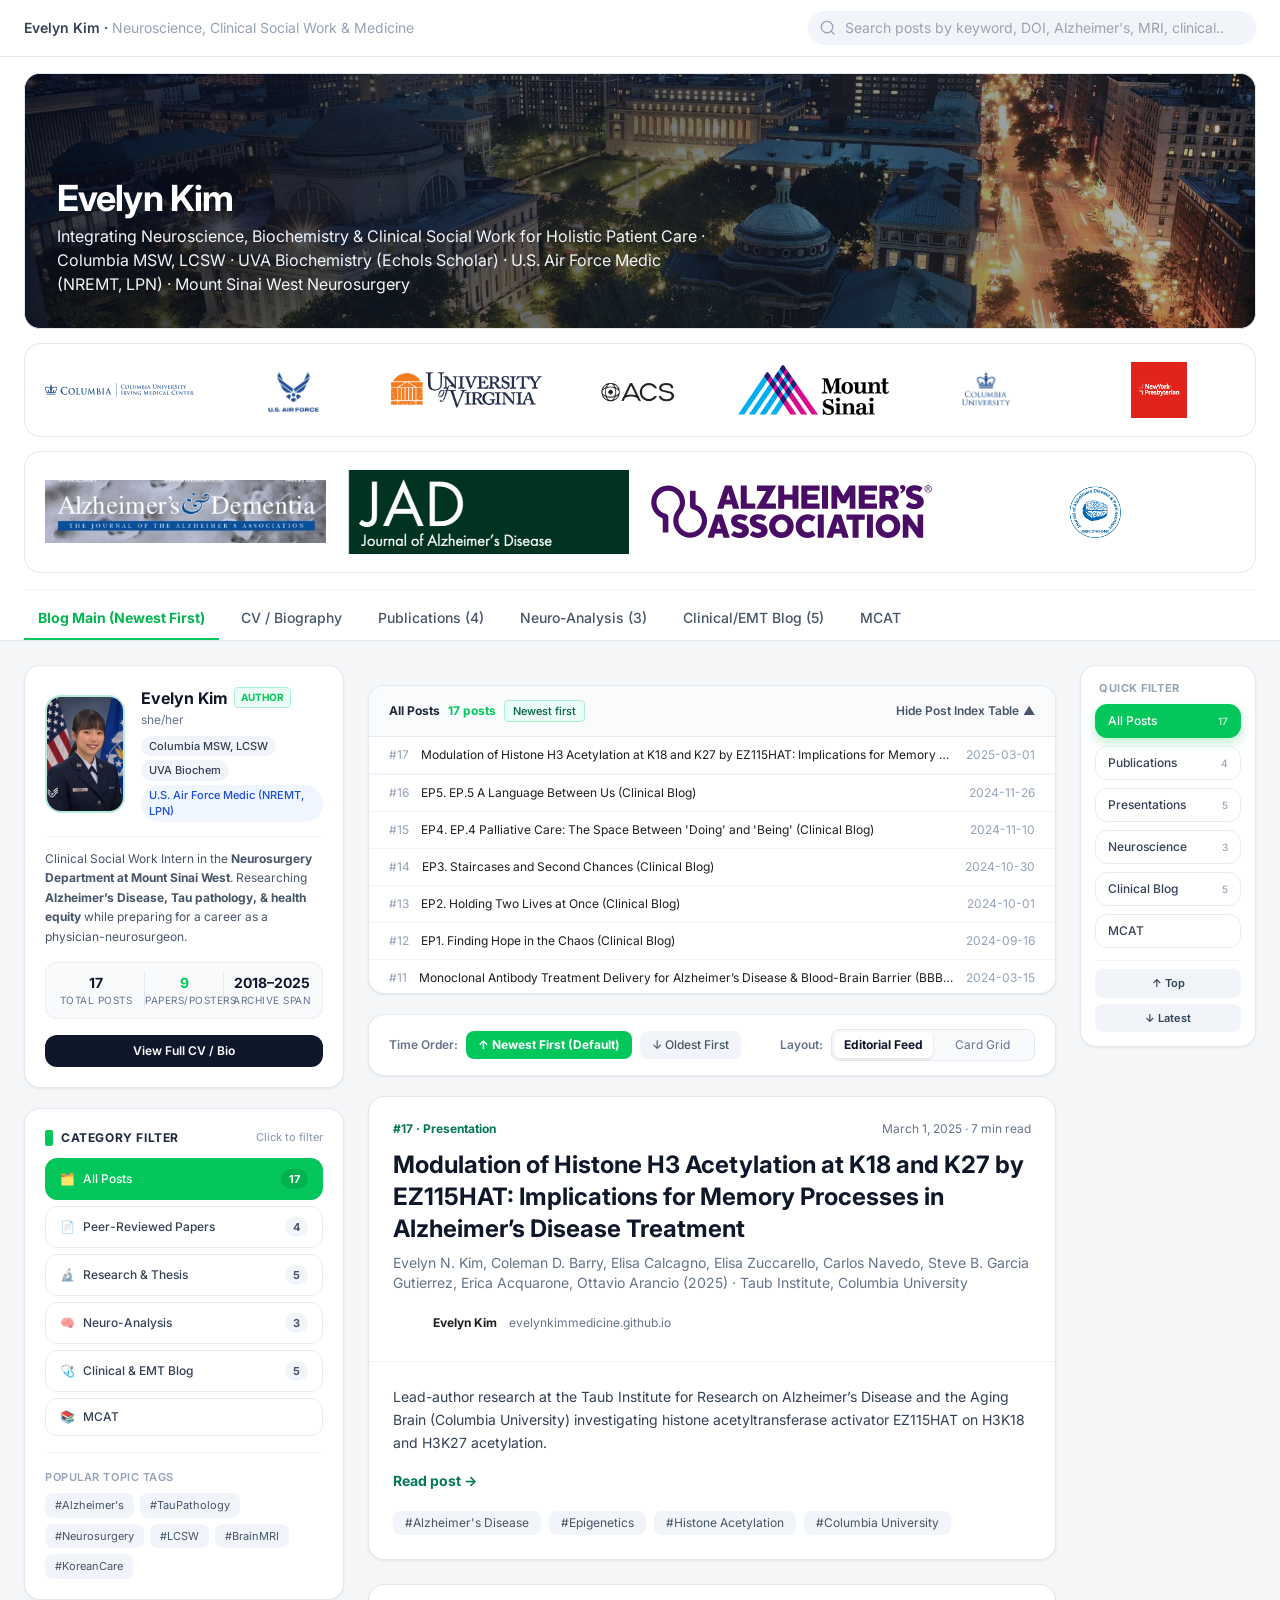
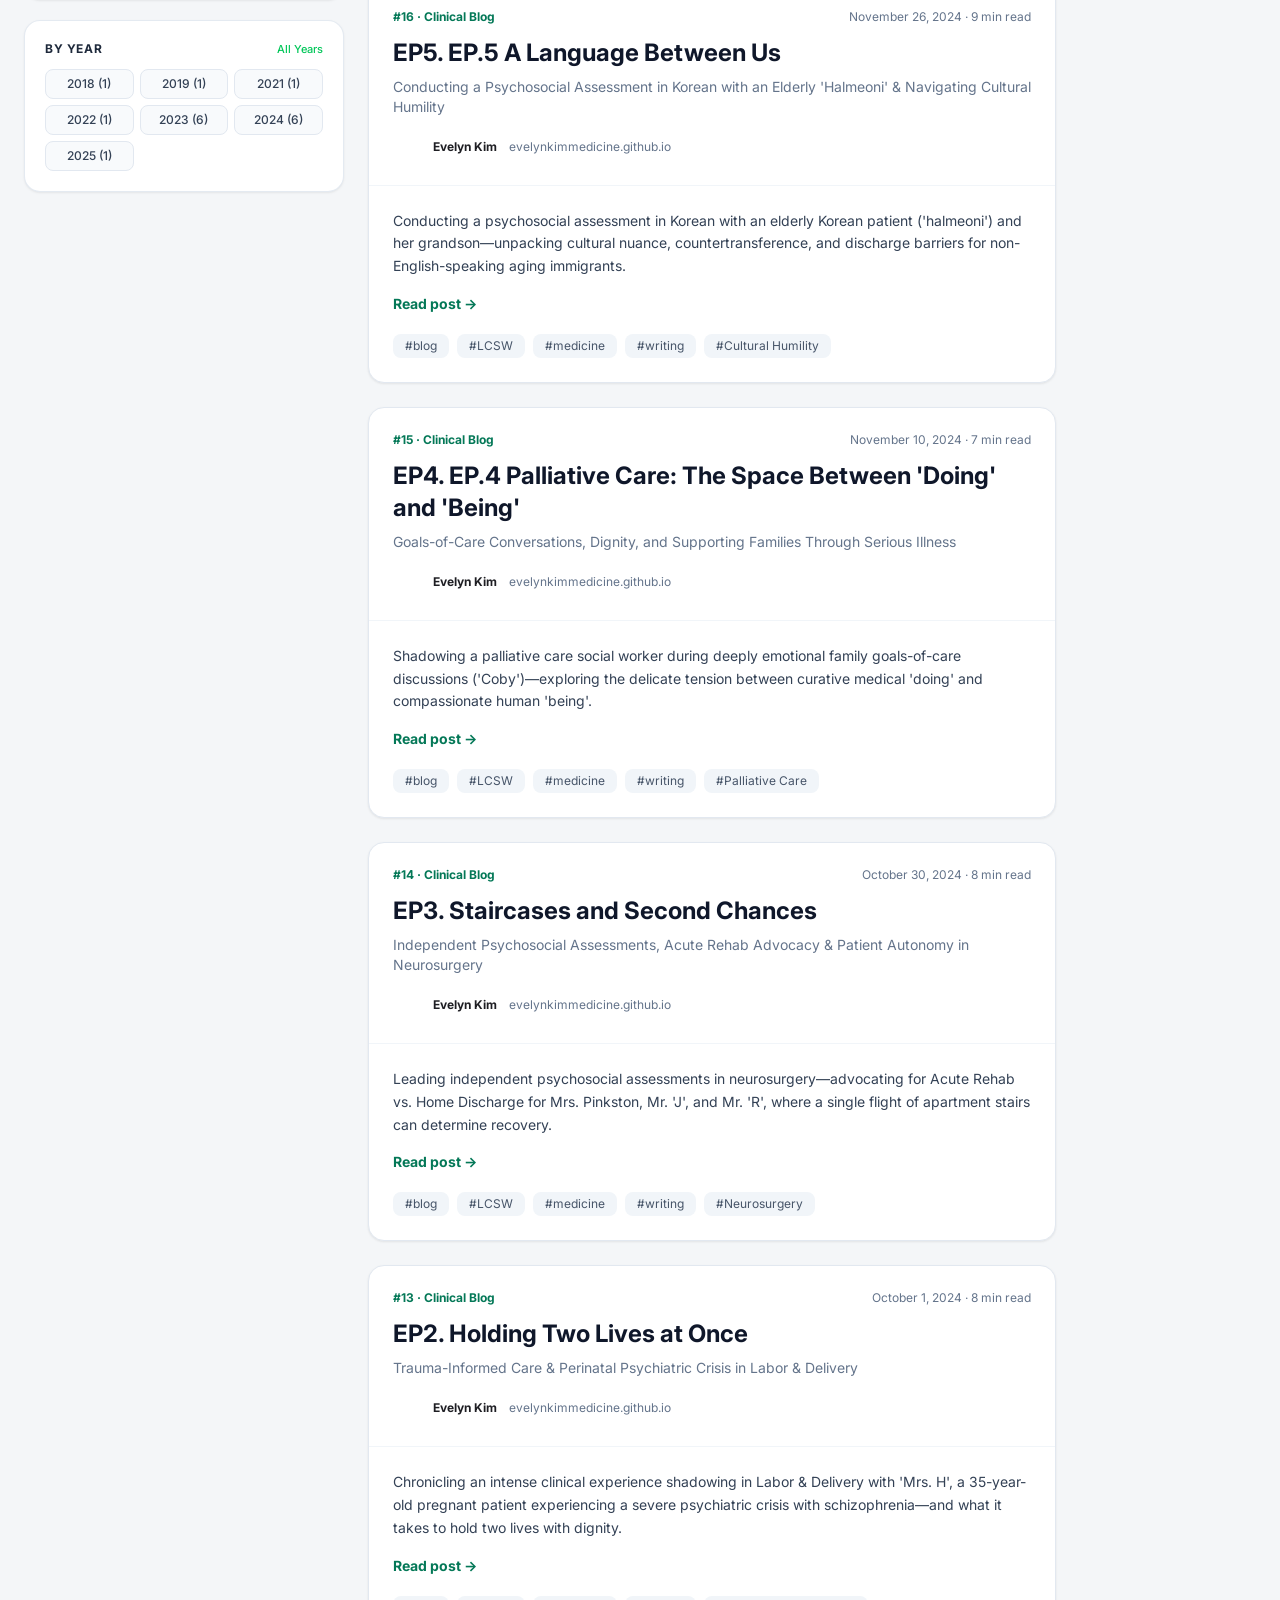
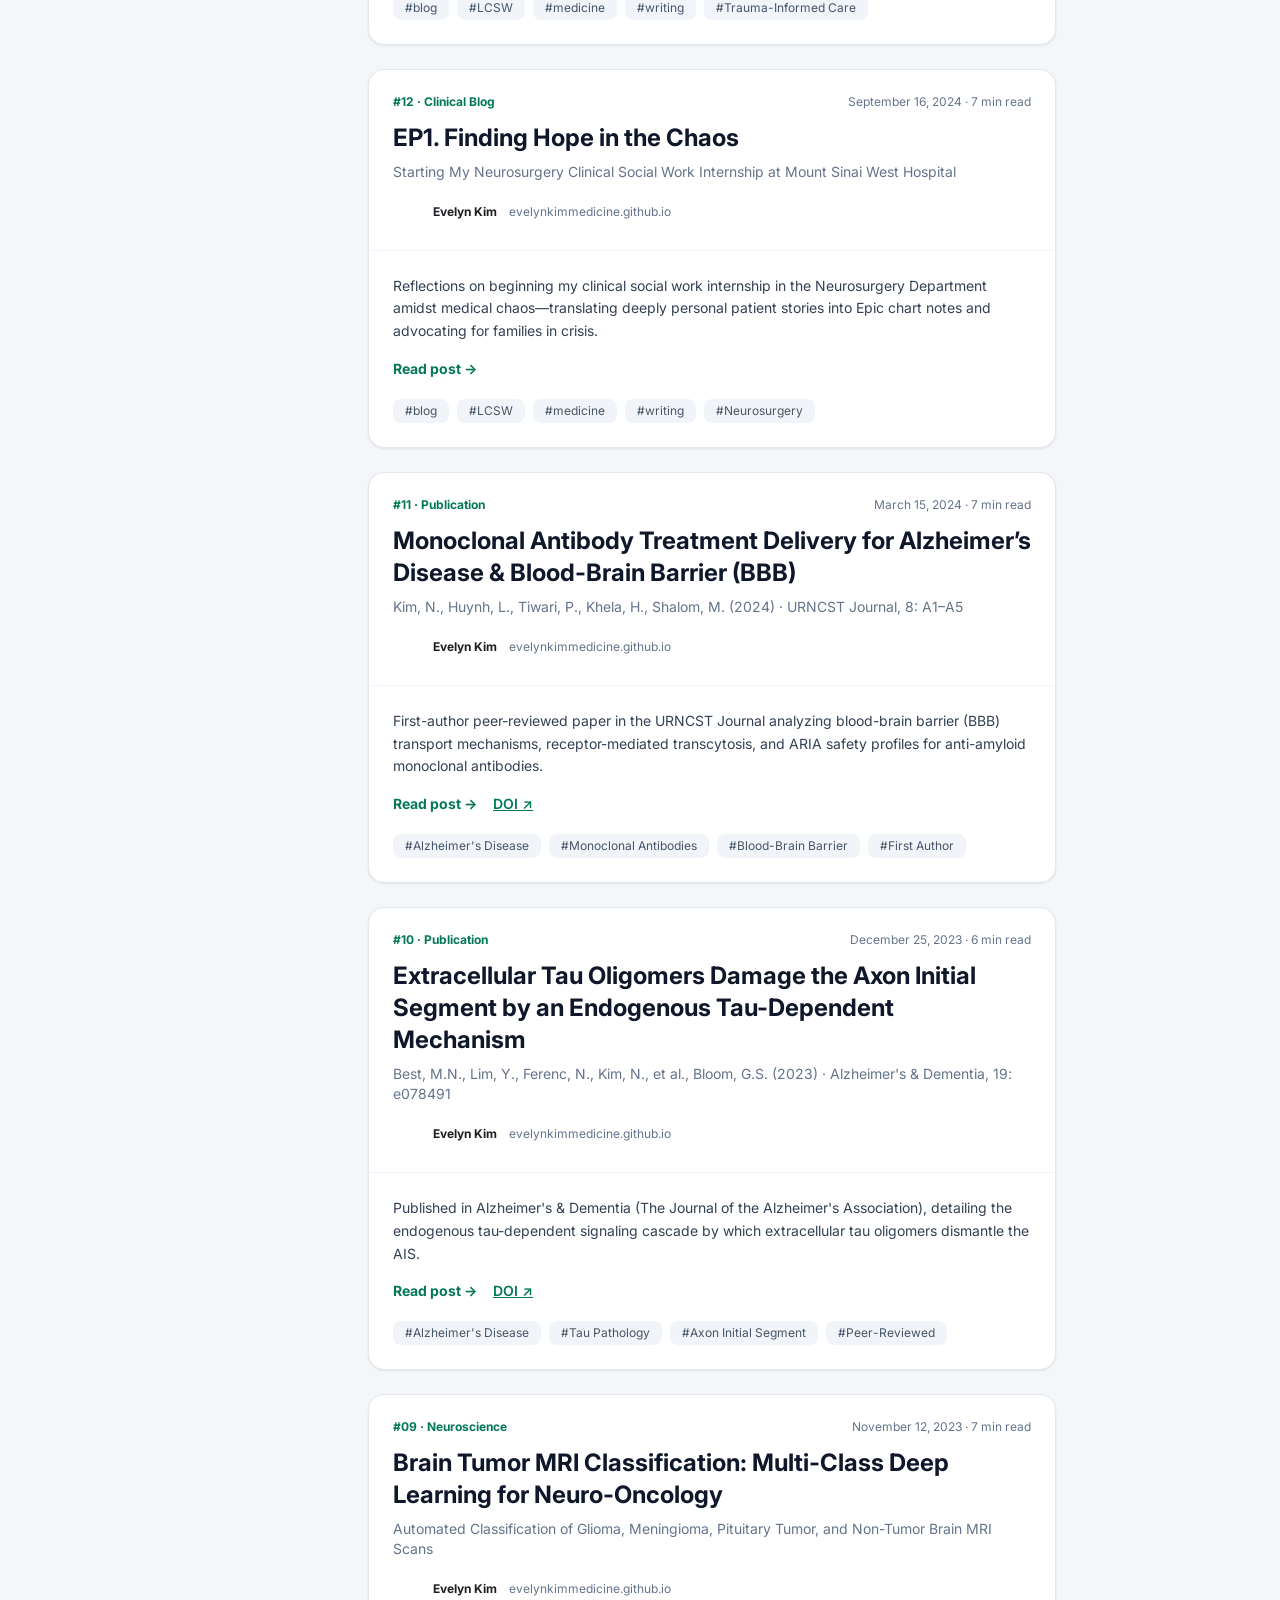
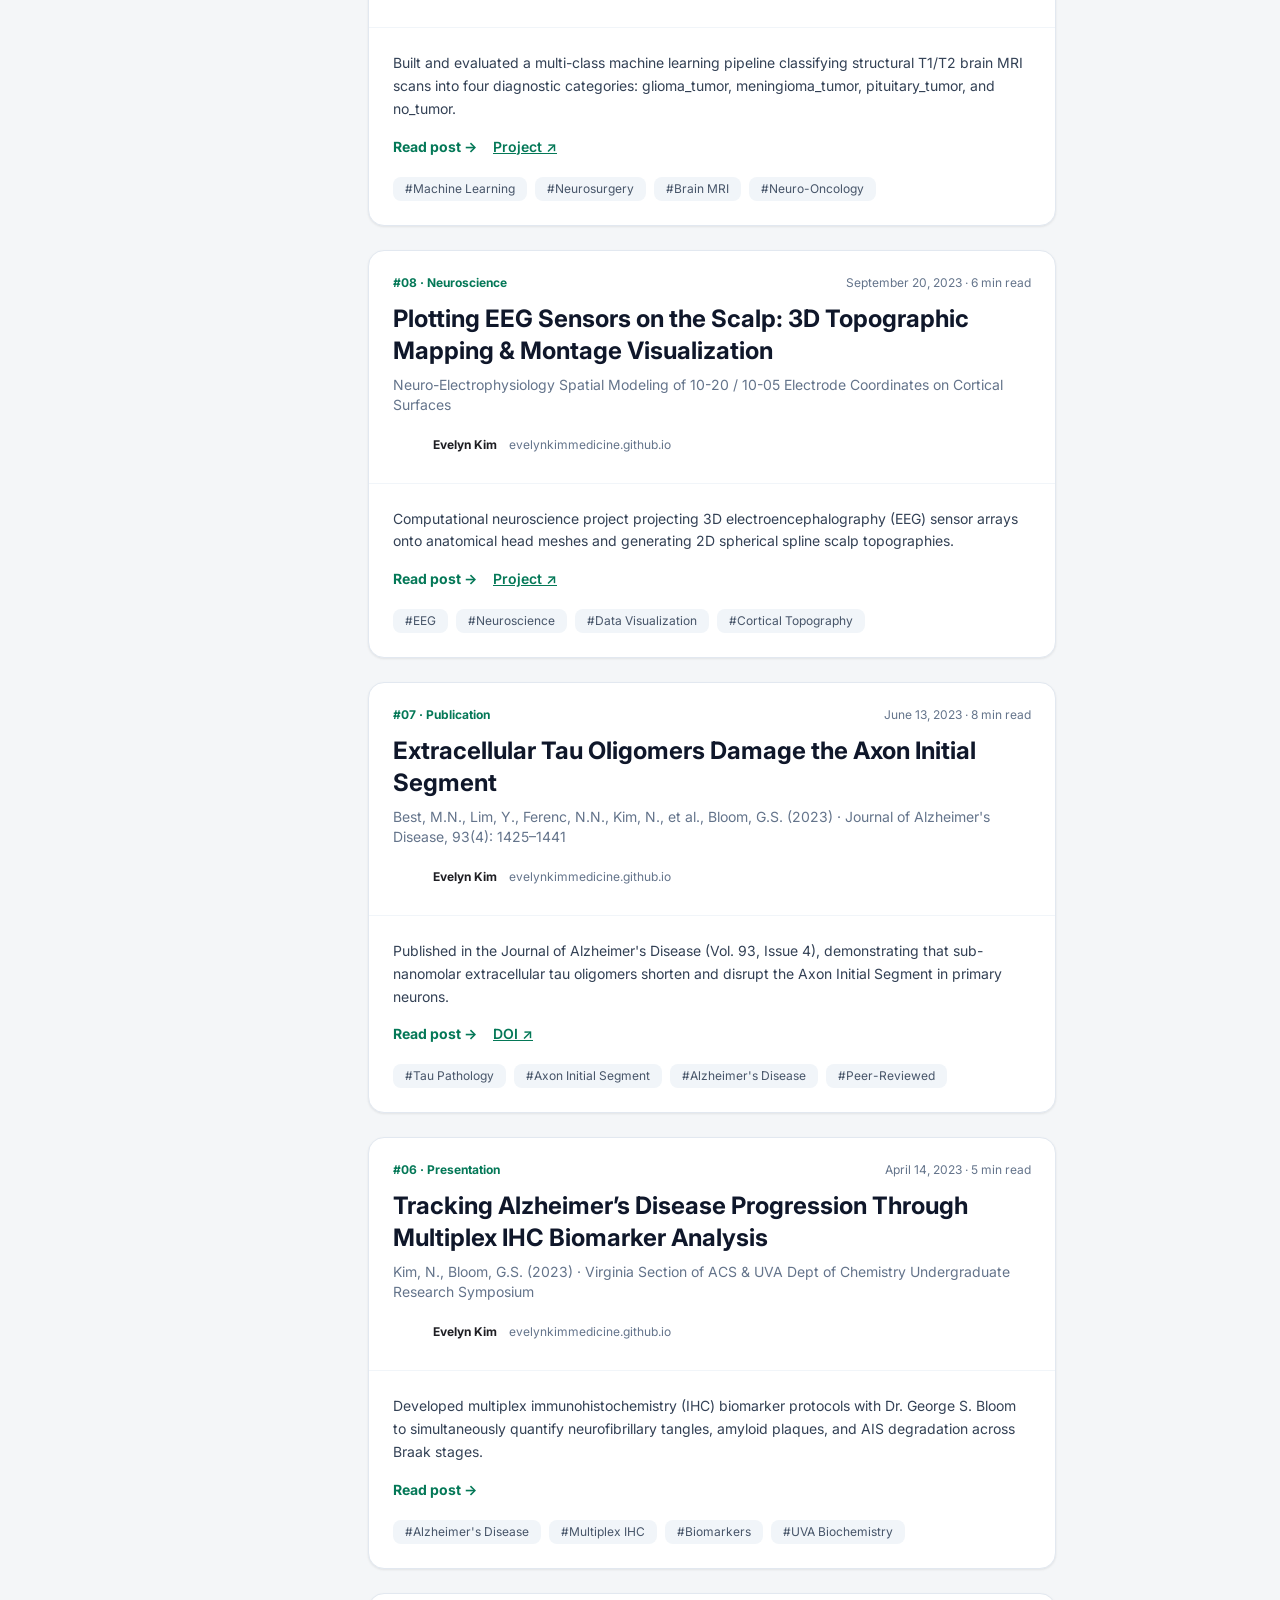
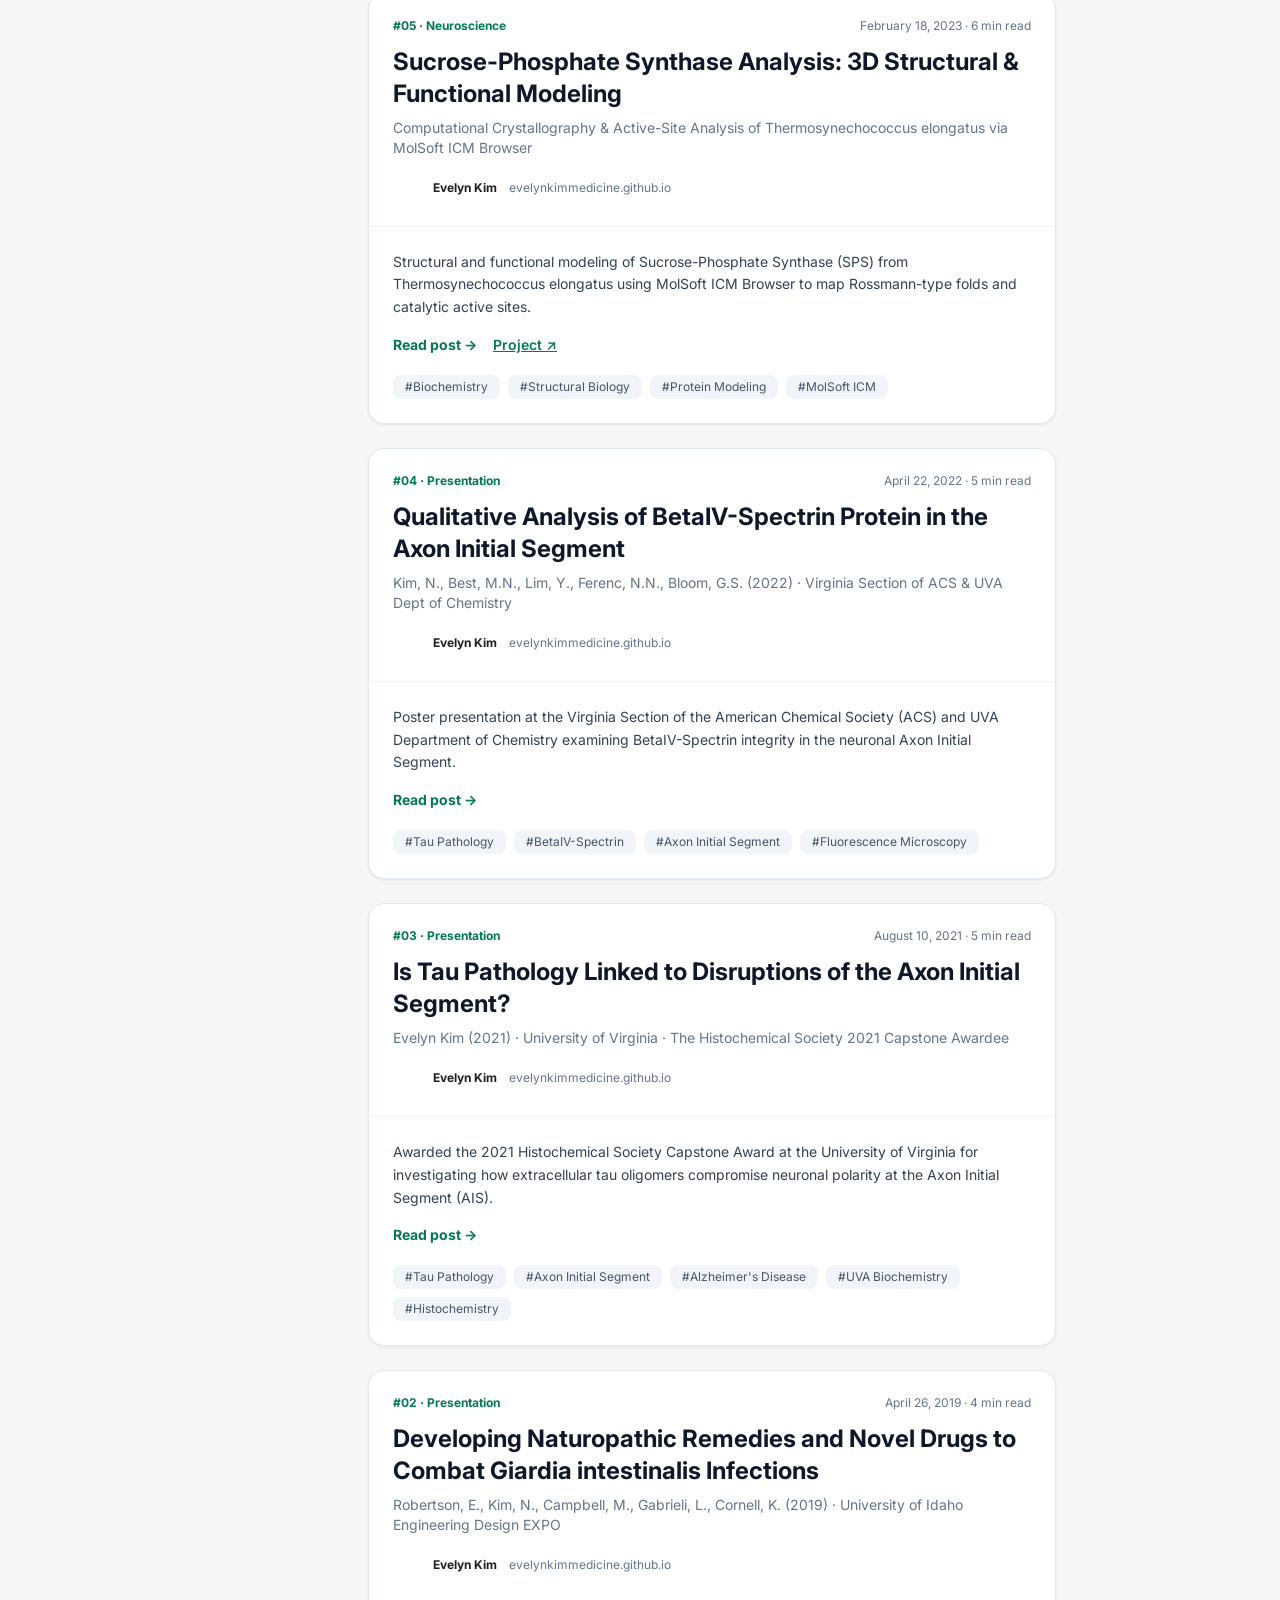
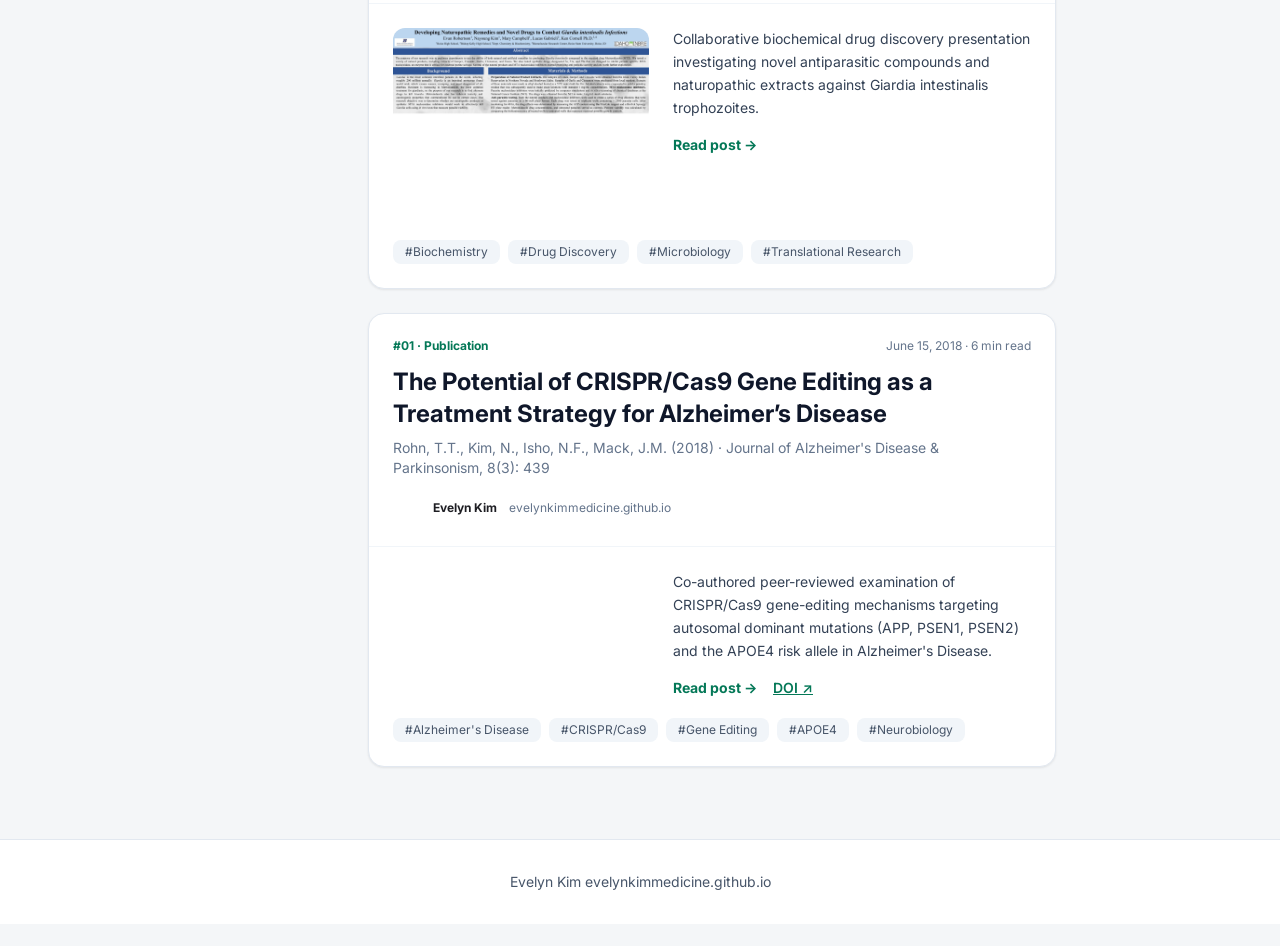
<file: index.html>
<!DOCTYPE html>
<html lang="en" class="scroll-smooth">
<head>
  <meta charset="UTF-8" />
  <meta name="viewport" content="width=device-width, initial-scale=1.0" />
  <title>Evelyn Kim | Neuroscience &amp; Clinical Social Work</title>
  <script src="/assets/tailwind.js"></script>
  <link rel="preconnect" href="https://fonts.googleapis.com">
  <link rel="preconnect" href="https://fonts.gstatic.com" crossorigin>
  <link href="https://fonts.googleapis.com/css2?family=Inter:wght@300;400;500;600;700&family=Newsreader:ital,opsz,wght@0,6..72,400;0,6..72,500;0,6..72,600;1,6..72,400&family=Noto+Sans+KR:wght@400;500;700&display=swap" rel="stylesheet">
  <script>
    tailwind.config = {
      theme: {
        extend: {
          fontFamily: {
            sans: ['Inter', 'Noto Sans KR', 'sans-serif'],
            serif: ['Newsreader', 'Georgia', 'serif'],
          },
          colors: {
            naver: {
              green: '#03C75A',
              dark: '#029e47',
              light: '#E6F9EE',
              border: '#E5E8EB',
              bg: '#F5F6F8',
              ink: '#1E1E23',
              muted: '#666A73'
            },
            clinical: {
              navy: '#1B365D',
              slate: '#334155',
              warm: '#FAF9F5'
            }
          }
        }
      }
    }
  </script>
  <style>
    body {
      background-color: #F4F6F8;
      color: #1E1E23;
      font-family: 'Inter', 'Noto Sans KR', -apple-system, BlinkMacSystemFont, sans-serif;
      overflow-x: hidden;
    }
    .naver-shadow {
      box-shadow: 0 1px 3px rgba(0, 0, 0, 0.05), 0 1px 2px rgba(0, 0, 0, 0.03);
    }
    .naver-card-hover {
      transition: transform 0.18s ease, box-shadow 0.18s ease, border-color 0.18s ease;
    }
    .naver-card-hover:hover {
      transform: translateY(-2px);
      box-shadow: 0 10px 25px -5px rgba(0, 0, 0, 0.07), 0 4px 10px -3px rgba(0, 0, 0, 0.04);
      border-color: #CBD5E1;
    }
    .post-prose p {
      margin-bottom: 1.15rem;
      line-height: 1.85;
      color: #2C3038;
      font-size: 1.02rem;
    }
    .post-prose blockquote {
      border-left: 3px solid #03C75A;
      background-color: #F8FAFC;
      padding: 0.85rem 1.25rem;
      margin: 1.25rem 0;
      font-style: italic;
      color: #334155;
      border-radius: 0 0.5rem 0.5rem 0;
    }
    .active-cat-btn {
      background-color: #03C75A !important;
      color: #FFFFFF !important;
      border-color: #03C75A !important;
      font-weight: 600;
    }
    .active-rail-btn {
      background-color: #03C75A !important;
      color: #FFFFFF !important;
      border-color: #03C75A !important;
      box-shadow: 0 4px 12px rgba(3, 199, 90, 0.28);
    }
    /* Custom thin scrollbar */
    ::-webkit-scrollbar {
      width: 7px;
      height: 7px;
    }
    ::-webkit-scrollbar-track {
      background: #F1F5F9;
    }
    ::-webkit-scrollbar-thumb {
      background: #CBD5E1;
      border-radius: 4px;
    }
    ::-webkit-scrollbar-thumb:hover {
      background: #94A3B8;
    }

    #mainSectionNav{position:relative}
    .nav-tab-btn{border-color:transparent!important;color:#475569;font-weight:500}
    .nav-tab-btn.is-selected{color:#03b551!important;font-weight:700}
    #navSelectionIndicator{position:absolute;bottom:0;left:0;height:2px;background:#03c75a;transition:transform .25s ease,width .25s ease;pointer-events:none}
    .sort-order-btn{background:#f1f5f9;color:#475569;font-weight:500}
    .sort-order-btn[aria-pressed="true"]{background:#03c75a;color:white;font-weight:700}
    .layout-switch{position:relative;display:grid;grid-template-columns:1fr 1fr;border:1px solid #e2e8f0;border-radius:.5rem;background:#f8fafc;padding:2px}
    #layoutSelectionIndicator{position:absolute;left:2px;top:2px;bottom:2px;width:calc((100% - 4px)/2);border-radius:.375rem;background:white;box-shadow:0 1px 3px #0002;transition:transform .25s ease;pointer-events:none}
    .layout-choice{position:relative;z-index:1;padding:.25rem .625rem;font-size:.75rem;color:#64748b;font-weight:400;white-space:nowrap}
    .layout-choice[aria-pressed="true"]{font-weight:700;color:#0f172a}
    .logo-banner{margin-top:14px;border:1px solid #e2e8f0;border-radius:16px;background:white;padding:18px 20px;display:grid;grid-template-columns:repeat(7,minmax(0,1fr));gap:22px;align-items:center}
    .logo-banner.journals{grid-template-columns:repeat(4,minmax(0,1fr))}
    .logo-banner img{width:100%;height:56px;object-fit:contain}
    .journal-mark{position:relative;overflow:hidden;width:100%;height:auto}
    .logo-banner .journal-mark img{position:absolute;max-width:none;height:auto}
    .ad-mark{aspect-ratio:400/90}.ad-mark img{width:100%;top:-22.22%;left:0}
    .jad-mark{aspect-ratio:520/155}.logo-banner .jad-mark img{width:307.69%;left:-110.58%;top:-96.77%}
    @media(max-width:700px){.logo-banner{grid-template-columns:repeat(3,minmax(0,1fr));gap:20px}.logo-banner.journals{grid-template-columns:repeat(2,minmax(0,1fr))}.logo-banner img{height:46px}}
    @media(prefers-reduced-motion:reduce){#navSelectionIndicator,#layoutSelectionIndicator{transition:none}}
  </style>
<link rel="stylesheet" href="/assets/mcat.css?v=18522f1c15da"><script defer src="/assets/mcat-core.js?v=c748ede0157b"></script><script defer src="/assets/mcat.js?v=79ad78f7a796"></script><style>.post-prose h1{font-size:2rem;font-weight:700;margin-bottom:1rem}.post-prose ul{list-style:disc;padding-left:1.5rem;margin:1rem 0}.post-prose ol{list-style:decimal;padding-left:1.5rem;margin:1rem 0}.post-prose li{margin:.4rem 0}.post-prose h2{font-size:1.5rem;font-weight:700;margin:1.8rem 0 .8rem}.post-prose h3{font-size:1.2rem;font-weight:700;margin:1.5rem 0 .7rem}.post-prose a{color:#029e47;text-decoration:underline}.post-prose img{max-width:100%;height:auto;border-radius:.75rem}.post-prose pre{overflow:auto;padding:1rem;background:#f1f5f9;border-radius:.75rem}.post-prose table{display:block;overflow:auto;border-collapse:collapse;max-width:100%}.post-prose th,.post-prose td{border:1px solid #e2e8f0;padding:.5rem}</style><meta name="description" content="Explore Evelyn Kim’s research publications, neuroscience projects, clinical social work reflections, biography, and MCAT resources.">
<meta name="author" content="Evelyn Kim">
<meta name="robots" content="index, follow, max-image-preview:large">
<meta name="twitter:card" content="summary_large_image">
<meta name="twitter:title" content="Evelyn Kim | Neuroscience &amp; Clinical Social Work">
<meta name="twitter:description" content="Explore Evelyn Kim’s research publications, neuroscience projects, clinical social work reflections, biography, and MCAT resources.">
<meta name="twitter:image" content="https://evelynkimmedicine.github.io/photos/columbia-campus.jpg">
<meta property="og:type" content="website">
<meta property="og:title" content="Evelyn Kim | Neuroscience &amp; Clinical Social Work">
<meta property="og:description" content="Explore Evelyn Kim’s research publications, neuroscience projects, clinical social work reflections, biography, and MCAT resources.">
<meta property="og:url" content="https://evelynkimmedicine.github.io/">
<meta property="og:site_name" content="Evelyn Kim">
<meta property="og:image" content="https://evelynkimmedicine.github.io/photos/columbia-campus.jpg">
<link rel="canonical" href="https://evelynkimmedicine.github.io/">
<link rel="icon" type="image/svg+xml" href="/assets/favicon.svg">
<script type="application/ld+json">{"@context": "https://schema.org", "@type": "ProfilePage", "url": "https://evelynkimmedicine.github.io/", "name": "Evelyn Kim", "mainEntity": {"@type": "Person", "name": "Evelyn Kim", "url": "https://evelynkimmedicine.github.io/"}}</script></head>
<body class="min-h-screen flex flex-col selection:bg-emerald-100 selection:text-emerald-900">

  <!-- TOP NAVER BLOG UTILITY BAR -->
  <header class="sticky top-0 z-40 bg-white/95 backdrop-blur border-b border-slate-200">
    <div class="max-w-[1380px] mx-auto px-3 sm:px-6 h-14 flex items-center justify-between gap-3">
      <!-- Brand / Blog Identity -->
      <div class="flex items-center gap-2.5 min-w-0">
        <button id="headerBlogTitleBtn" type="button" class="text-xs sm:text-sm font-semibold text-slate-700 hover:text-[#03C75A] truncate transition">
          Evelyn Kim · <span class="text-slate-400 font-normal hidden md:inline">Neuroscience, Clinical Social Work &amp; Medicine</span>
        </button>
      </div>

      <!-- Center: Quick Search & Newest First Indicator -->
      <div class="flex-1 max-w-md hidden sm:flex items-center">
        <div class="relative w-full">
          <input
            id="topSearchInput"
            type="text"
            placeholder="Search posts by keyword, DOI, Alzheimer's, MRI, clinical..."
            class="w-full pl-9 pr-8 py-1.5 text-xs sm:text-sm bg-slate-100 hover:bg-slate-200/60 focus:bg-white rounded-full border border-transparent focus:border-[#03C75A] focus:outline-none transition"
          />
          <svg class="w-4 h-4 text-slate-400 absolute left-3 top-1/2 -translate-y-1/2" fill="none" stroke="currentColor" stroke-width="2" viewBox="0 0 24 24">
            <path stroke-linecap="round" stroke-linejoin="round" d="M21 21l-4.35-4.35m0 0A7.5 7.5 0 104.5 4.5a7.5 7.5 0 0012.15 12.15z"/>
          </svg>
          <button id="clearSearchBtn" type="button" class="hidden absolute right-2.5 top-1/2 -translate-y-1/2 text-slate-400 hover:text-slate-600 text-xs font-bold px-1">✕</button>
        </div>
      </div>

    </div>
  </header>

  <!-- NAVER BLOG HERO SKIN & NAVIGATION TABS -->
  <section class="bg-white border-b border-slate-200">
    <div class="max-w-[1380px] mx-auto px-3 sm:px-6 pt-4 pb-0">
      <!-- Banner Image Card -->
      <div class="relative rounded-2xl overflow-hidden border border-slate-200 bg-slate-900 h-44 sm:h-56 md:h-64">
        <img
          src="/photos/columbia-campus.jpg"
          alt="Evelyn Kim Blog Header Illustration"
          class="w-full h-full object-cover opacity-90 max-w-full"
        />
        <div class="absolute inset-0 bg-gradient-to-r from-slate-950/80 via-slate-900/55 to-slate-900/20"></div>

        <!-- Overlay Blog Header Content -->
        <div class="absolute inset-0 p-5 sm:p-8 flex flex-col justify-end text-white">
          <div class="max-w-3xl">
            <h1 class="text-2xl sm:text-3xl md:text-4xl font-bold tracking-tight text-white drop-shadow-sm">
              Evelyn Kim <span class="font-normal text-emerald-300 text-lg sm:text-xl ml-1"></span>
            </h1>
            <p class="mt-1.5 text-xs sm:text-sm md:text-base text-slate-100 max-w-2xl leading-relaxed">
              Integrating Neuroscience, Biochemistry &amp; Clinical Social Work for Holistic Patient Care · Columbia MSW, LCSW · UVA Biochemistry (Echols Scholar) · U.S. Air Force Medic (NREMT, LPN) · Mount Sinai West Neurosurgery
            </p>
          </div>
        </div>
      </div>

<section class="logo-banner" aria-label="Academic, military and clinical organizations"><img src="/assets/logos/cuimc.svg" alt="Columbia University Irving Medical Center" title="Columbia University Irving Medical Center"><img src="/assets/logos/usaf.png" alt="U.S. Air Force" title="U.S. Air Force"><img src="/assets/logos/uva.png" alt="University of Virginia" title="University of Virginia"><img src="/assets/logos/acs.webp" alt="American Chemical Society" title="American Chemical Society"><img src="/assets/logos/mount-sinai.png" alt="Mount Sinai" title="Mount Sinai"><img src="/assets/logos/columbia.png" alt="Columbia University" title="Columbia University"><img src="/assets/logos/nyp.png" alt="NewYork-Presbyterian" title="NewYork-Presbyterian"></section><section class="logo-banner journals" aria-label="Journals and research organizations">
<div class="journal-mark ad-mark" role="img" aria-label="Alzheimer’s &amp; Dementia"><img src="/assets/logos/alzheimers-dementia.jpg" alt="Alzheimer’s &amp; Dementia"></div>
<div class="journal-mark jad-mark" role="img" aria-label="Journal of Alzheimer’s Disease"><img src="/assets/logos/jad.png" alt="Journal of Alzheimer’s Disease"></div>
<img src="/assets/logos/alzheimers-association.svg" alt="Alzheimer’s Association">
<img src="/assets/logos/jad-parkinsonism.png" alt="Journal of Alzheimer’s Disease &amp; Parkinsonism">
</section>
      <!-- Naver Blog Classic Sub-Navigation Bar -->
      <div class="mt-4 flex flex-wrap items-center justify-between gap-3 border-t border-slate-100 pt-2">
        <nav class="flex items-center gap-1 sm:gap-2 overflow-x-auto no-scrollbar" id="mainSectionNav" aria-label="Main blog sections">
          <button id="tabMainBlog" type="button" class="nav-tab-btn px-3.5 py-2.5 text-xs sm:text-sm font-medium text-slate-600 border-b-2 border-transparent whitespace-nowrap transition">Blog Main (Newest First)
          </button>
          <button id="tabCvAbout" type="button" class="nav-tab-btn px-3.5 py-2.5 text-xs sm:text-sm font-medium text-slate-600 hover:text-slate-900 border-b-2 border-transparent whitespace-nowrap transition">CV / Biography
          </button>
          <button id="tabPublications" type="button" class="nav-tab-btn px-3.5 py-2.5 text-xs sm:text-sm font-medium text-slate-600 hover:text-slate-900 border-b-2 border-transparent whitespace-nowrap transition">Publications (4)
          </button>
          <button id="tabNeuroProjects" type="button" class="nav-tab-btn px-3.5 py-2.5 text-xs sm:text-sm font-medium text-slate-600 hover:text-slate-900 border-b-2 border-transparent whitespace-nowrap transition">Neuro-Analysis (3)
          </button>
          <button id="tabClinicalBlog" type="button" class="nav-tab-btn px-3.5 py-2.5 text-xs sm:text-sm font-medium text-slate-600 hover:text-slate-900 border-b-2 border-transparent whitespace-nowrap transition">Clinical/EMT Blog (5)
          </button>
          <button id="tabMcat" type="button" class="nav-tab-btn px-3.5 py-2.5 text-xs sm:text-sm font-medium text-slate-600 hover:text-slate-900 border-b-2 border-transparent whitespace-nowrap transition">MCAT</button>
          <span id="navSelectionIndicator" aria-hidden="true"></span>
        </nav>

        <!-- Mobile Search Bar -->
        <div class="w-full sm:hidden pb-2">
          <input
            id="mobileSearchInput"
            type="text"
            placeholder="Search posts, DOIs, keywords..."
            class="w-full px-3.5 py-2 text-xs bg-slate-100 rounded-lg border border-slate-200 focus:border-[#03C75A] focus:bg-white focus:outline-none"
          />
        </div>
      </div>
    </div>
  </section>

  <!-- MAIN NAVER BLOG 3-ZONE WORKSPACE (Left Sidebar + Main Feed + Right Quick FilterRail) -->
  <main class="flex-1 max-w-[1380px] w-full mx-auto px-3 sm:px-6 py-6">
    <div id="layoutContainer" class="flex flex-col lg:flex-row gap-6 items-start">

      <!-- PRIMARY SIDEBAR (Can be docked Left or Right via toggle; defaults to Left like Naver Blog) -->
      <aside id="primarySidebar" class="w-full lg:w-80 shrink-0 space-y-5 lg:sticky lg:top-20">

        <!-- Naver Profile Widget -->
        <div class="bg-white rounded-2xl border border-slate-200/90 p-5 naver-shadow">
          <div class="flex items-center gap-4">
            <img
              src="/photos/evelyn-sra-kim.jpeg"
              alt="Evelyn Kim Portrait"
              class="w-20 h-20 rounded-2xl object-cover border-2 border-emerald-500/30 shrink-0 max-w-full h-auto"
            />
            <div class="min-w-0">
              <div class="flex items-center gap-1.5">
                <h2 class="font-bold text-slate-900 text-base truncate">Evelyn Kim</h2>
                <span class="px-1.5 py-0.5 text-[10px] font-bold rounded bg-emerald-50 text-[#03C75A] border border-emerald-200">AUTHOR</span>
              </div>
              <p class="text-xs text-slate-500 mt-0.5">she/her</p>
              <div class="mt-2 flex flex-wrap gap-1">
                <span class="text-[11px] px-2 py-0.5 rounded-full bg-slate-100 text-slate-700 font-medium">Columbia MSW, LCSW</span>
                <span class="text-[11px] px-2 py-0.5 rounded-full bg-slate-100 text-slate-700 font-medium">UVA Biochem</span>
                <span class="text-[11px] px-2 py-0.5 rounded-full bg-blue-50 text-blue-700 font-medium">U.S. Air Force Medic (NREMT, LPN)</span>
              </div>
            </div>
          </div>

          <p class="mt-3.5 text-xs text-slate-600 leading-relaxed border-t border-slate-100 pt-3">
            Clinical Social Work Intern in the <strong>Neurosurgery Department at Mount Sinai West</strong>. Researching <strong>Alzheimer’s Disease, Tau pathology, &amp; health equity</strong> while preparing for a career as a physician-neurosurgeon.
          </p>

          <!-- Profile Stats Grid -->
          <div class="mt-4 grid grid-cols-3 gap-2 bg-slate-50 rounded-xl p-2.5 border border-slate-200/60 text-center">
            <div>
              <div class="text-sm font-bold text-slate-900">17</div>
              <div class="text-[10px] text-slate-500 uppercase tracking-wider">Total Posts</div>
            </div>
            <div class="border-x border-slate-200">
              <div class="text-sm font-bold text-[#03C75A]">9</div>
              <div class="text-[10px] text-slate-500 uppercase tracking-wider">Papers/Posters</div>
            </div>
            <div>
              <div class="text-sm font-bold text-slate-900">2018–2025</div>
              <div class="text-[10px] text-slate-500 uppercase tracking-wider">Archive Span</div>
            </div>
          </div>

          <div class="mt-4 flex gap-2">
            <button id="sidebarOpenCvBtn" type="button" class="flex-1 py-2 px-3 rounded-xl text-xs font-semibold bg-slate-900 hover:bg-slate-800 text-white transition text-center">
              View Full CV / Bio
            </button>
          </div>
        </div>

        <!-- NAVER BLOG CATEGORY FILTER BOX (Left/Right Dockable) -->
        <div class="bg-white rounded-2xl border border-slate-200/90 p-5 naver-shadow">
          <div class="flex items-center justify-between mb-3">
            <div class="flex items-center gap-2">
              <span class="w-2 h-4 rounded-sm bg-[#03C75A]"></span>
              <h3 class="text-xs font-bold uppercase tracking-wider text-slate-800">Category Filter</h3>
            </div>
            <span class="text-[11px] text-slate-400 font-medium">Click to filter</span>
          </div>

          <div class="space-y-1.5" id="sidebarCategoryList">
            <button type="button" data-cat="all" class="cat-filter-btn active-cat-btn w-full flex items-center justify-between px-3.5 py-2.5 rounded-xl text-xs font-medium border border-slate-200/80 text-slate-700 hover:bg-slate-50 transition">
              <span class="flex items-center gap-2">
                <span>🗂️</span>
                <span>All Posts </span>
              </span>
              <span class="px-2 py-0.5 rounded-full text-[11px] bg-black/10 font-bold">17</span>
            </button>

            <button type="button" data-cat="Publication" class="cat-filter-btn w-full flex items-center justify-between px-3.5 py-2.5 rounded-xl text-xs font-medium border border-slate-200/80 text-slate-700 hover:bg-slate-50 transition">
              <span class="flex items-center gap-2">
                <span>📄</span>
                <span>Peer-Reviewed Papers </span>
              </span>
              <span class="px-2 py-0.5 rounded-full text-[11px] bg-slate-100 text-slate-600 font-bold">4</span>
            </button>

            <button type="button" data-cat="Presentation" class="cat-filter-btn w-full flex items-center justify-between px-3.5 py-2.5 rounded-xl text-xs font-medium border border-slate-200/80 text-slate-700 hover:bg-slate-50 transition">
              <span class="flex items-center gap-2">
                <span>🔬</span>
                <span>Research &amp; Thesis </span>
              </span>
              <span class="px-2 py-0.5 rounded-full text-[11px] bg-slate-100 text-slate-600 font-bold">5</span>
            </button>

            <button type="button" data-cat="Neuroscience" class="cat-filter-btn w-full flex items-center justify-between px-3.5 py-2.5 rounded-xl text-xs font-medium border border-slate-200/80 text-slate-700 hover:bg-slate-50 transition">
              <span class="flex items-center gap-2">
                <span>🧠</span>
                <span>Neuro-Analysis </span>
              </span>
              <span class="px-2 py-0.5 rounded-full text-[11px] bg-slate-100 text-slate-600 font-bold">3</span>
            </button>

            <button type="button" data-cat="Clinical Blog" class="cat-filter-btn w-full flex items-center justify-between px-3.5 py-2.5 rounded-xl text-xs font-medium border border-slate-200/80 text-slate-700 hover:bg-slate-50 transition">
              <span class="flex items-center gap-2">
                <span>🩺</span>
                <span>Clinical &amp; EMT Blog </span>
              </span>
              <span class="px-2 py-0.5 rounded-full text-[11px] bg-slate-100 text-slate-600 font-bold">5</span>
            </button>

            <button type="button" data-mcat="true" class="cat-filter-btn w-full flex items-center justify-between px-3.5 py-2.5 rounded-xl text-xs font-medium border border-slate-200/80 text-slate-700 hover:bg-slate-50 transition">
              <span class="flex items-center gap-2">
                <span>📚</span>
                <span>MCAT </span>
              </span>
              
            </button>
          </div>

          <!-- Tag Cloud Filter -->
          <div class="mt-4 pt-4 border-t border-slate-100">
            <div class="text-[11px] font-semibold text-slate-400 uppercase tracking-wider mb-2">Popular Topic Tags</div>
            <div class="flex flex-wrap gap-1.5" id="sidebarTagCloud">
              <button type="button" data-tag="Alzheimer's Disease" class="tag-pill-btn text-[11px] px-2.5 py-1 rounded-lg bg-slate-100 hover:bg-emerald-50 hover:text-[#03C75A] text-slate-600 transition">#Alzheimer's</button>
              <button type="button" data-tag="Tau Pathology" class="tag-pill-btn text-[11px] px-2.5 py-1 rounded-lg bg-slate-100 hover:bg-emerald-50 hover:text-[#03C75A] text-slate-600 transition">#TauPathology</button>
              <button type="button" data-tag="Neurosurgery" class="tag-pill-btn text-[11px] px-2.5 py-1 rounded-lg bg-slate-100 hover:bg-emerald-50 hover:text-[#03C75A] text-slate-600 transition">#Neurosurgery</button>
              <button type="button" data-tag="LCSW" class="tag-pill-btn text-[11px] px-2.5 py-1 rounded-lg bg-slate-100 hover:bg-emerald-50 hover:text-[#03C75A] text-slate-600 transition">#LCSW</button>
              <button type="button" data-tag="Machine Learning" class="tag-pill-btn text-[11px] px-2.5 py-1 rounded-lg bg-slate-100 hover:bg-emerald-50 hover:text-[#03C75A] text-slate-600 transition">#BrainMRI</button>
              <button type="button" data-tag="Cultural Humility" class="tag-pill-btn text-[11px] px-2.5 py-1 rounded-lg bg-slate-100 hover:bg-emerald-50 hover:text-[#03C75A] text-slate-600 transition">#KoreanCare</button>
            </div>
          </div>
        </div>

        <!-- Newest First Timeline Mini-Navigator -->
        <div class="bg-white rounded-2xl border border-slate-200/90 p-5 naver-shadow">
          <div class="flex items-center justify-between mb-3">
            <h3 class="text-xs font-bold uppercase tracking-wider text-slate-800">By Year</h3>
            <button id="resetYearBtn" type="button" class="text-[11px] text-[#03C75A] hover:underline font-medium">All Years</button>
          </div>
          <div class="grid grid-cols-3 gap-1.5" id="yearFilterGrid"><button type="button" data-year="2018" class="year-btn px-2.5 py-1.5 rounded-lg text-xs font-medium bg-slate-50 text-slate-700 border border-slate-200">2018 (1)</button><button type="button" data-year="2019" class="year-btn px-2.5 py-1.5 rounded-lg text-xs font-medium bg-slate-50 text-slate-700 border border-slate-200">2019 (1)</button><button type="button" data-year="2021" class="year-btn px-2.5 py-1.5 rounded-lg text-xs font-medium bg-slate-50 text-slate-700 border border-slate-200">2021 (1)</button><button type="button" data-year="2022" class="year-btn px-2.5 py-1.5 rounded-lg text-xs font-medium bg-slate-50 text-slate-700 border border-slate-200">2022 (1)</button><button type="button" data-year="2023" class="year-btn px-2.5 py-1.5 rounded-lg text-xs font-medium bg-slate-50 text-slate-700 border border-slate-200">2023 (6)</button><button type="button" data-year="2024" class="year-btn px-2.5 py-1.5 rounded-lg text-xs font-medium bg-slate-50 text-slate-700 border border-slate-200">2024 (6)</button><button type="button" data-year="2025" class="year-btn px-2.5 py-1.5 rounded-lg text-xs font-medium bg-slate-50 text-slate-700 border border-slate-200">2025 (1)</button></div>
        </div>
      </aside>

      <!-- CENTER MAIN BLOG STREAM (NAVER BLOG POST LIST + CHRONOLOGICAL FEED) -->
      <div id="mainContentColumn" class="flex-1 min-w-0 w-full space-y-5">

        <!-- CV / BIO FULL PROFILE SECTION (Hidden by default when on Blog Main, or toggled via tab) -->
        <section id="mcatProfileSection" class="hidden bg-white rounded-2xl border border-slate-200/90 p-6 sm:p-8 naver-shadow post-prose"><div id="mcatDashboard" class="mcat-dashboard">
<div class="mcat-heading"><div><p class="mcat-eyebrow">ONE SESSION AT A TIME</p><h1>My MCAT training log</h1><p class="mcat-muted">Build consistency. Meet yesterday’s effort. Find your next personal best.</p></div><div class="mcat-countdown"><strong id="mcatDays">—</strong><span id="mcatDaysLabel">DAYS TO GO</span><small>MCAT · March 19, 2027</small></div></div>
<div id="mcatUnlockPanel" class="mcat-unlock"><div><h2>Your private study space</h2><p class="mcat-muted">Unlock to view your saved hours and add a study session. Your log syncs across devices.</p></div><form id="mcatUnlockForm"><label for="mcatPassword">Study log password</label><div class="mcat-inline"><input id="mcatPassword" type="password" autocomplete="current-password" required placeholder="Enter password"><button class="mcat-primary" type="submit">Unlock log</button></div></form></div>
<p id="mcatMessage" class="mcat-status" role="status" aria-live="polite"></p>
<div id="mcatPrivate" hidden>
<div class="mcat-private-toolbar"><span>Private log · saved online · America/New_York</span><div><button type="button" id="mcatExport" class="mcat-text-button">Export CSV</button><button type="button" id="mcatLock" class="mcat-text-button">Lock log</button></div></div>
<div class="mcat-stat-grid"><section><p>TODAY</p><h2 id="mcatDailyTotal">0h</h2><span id="mcatDailyAverage"></span><small id="mcatDailyRange"></small></section><section><p>THIS WEEK</p><h2 id="mcatWeeklyTotal">0h</h2><span id="mcatWeeklyAverage"></span><small id="mcatWeeklyRange"></small></section><section><p>THIS MONTH</p><h2 id="mcatMonthlyTotal">0h</h2><span id="mcatMonthlyAverage"></span><small id="mcatMonthlyRange"></small></section></div>
<p class="mcat-method">Averages use elapsed calendar days, including zero-study days. Weeks start on Monday.</p>
<section class="mcat-duel"><div class="mcat-duel-heading"><div><p class="mcat-eyebrow">TODAY VS. YESTERDAY</p><h2 id="mcatMotivation">A fresh start today.</h2><p id="mcatDifference"></p></div><div class="mcat-records"><span><strong id="mcatStreak">0</strong> day streak</span><span>Best day <strong id="mcatBest">0h</strong></span></div></div><div class="mcat-comparison"><div><span>Yesterday <strong id="mcatYesterday">0h</strong></span><div class="mcat-track"><i id="mcatYesterdayBar"></i></div></div><div><span>Today <strong id="mcatToday">0h</strong></span><div class="mcat-track"><i id="mcatTodayBar"></i></div></div></div><p id="mcatNextGoal" class="mcat-next-goal"></p></section>
<section class="mcat-form-card"><h2>Log a study session</h2><form id="mcatEntryForm"><div class="mcat-fields"><label>Date<input id="mcatEntryDate" type="date" required></label><label>Hours<input id="mcatHours" type="number" min="0" max="24" step="1" value="1" required></label><label>Minutes<input id="mcatMinutes" type="number" min="0" max="59" step="1" value="0" required></label><label>Focus / subject (optional)<input id="mcatSubject" type="text" maxlength="160" placeholder="e.g. CARS practice"></label></div><div class="mcat-form-bottom"><span>Add separate sessions throughout the day.</span><button class="mcat-primary" type="submit">Save session</button></div></form></section>
<section class="mcat-chart-card"><div class="mcat-section-heading"><h2>Your last 14 days</h2><span id="mcatAllTime"></span></div><div id="mcatChart" class="mcat-chart" role="img" aria-label="Study hours over the last fourteen days"></div></section>
<section class="mcat-history"><div class="mcat-section-heading"><h2>Study sessions</h2><span id="mcatSessionCount"></span></div><div id="mcatEntries"></div><p id="mcatUndoPanel" hidden>Session removed. <button id="mcatUndo" type="button" class="mcat-text-button">Undo</button></p></section>
</div></div></section>
        <section id="cvProfileSection" class="hidden bg-white rounded-2xl border border-slate-200/90 p-6 sm:p-8 naver-shadow space-y-6"><div class="flex flex-wrap items-start justify-between gap-4 border-b border-slate-200 pb-5">
            <div>
              <span class="px-2.5 py-1 rounded-full text-xs font-bold bg-emerald-50 text-[#03C75A] border border-emerald-200">CURRICULUM VITAE &amp; BIOGRAPHY</span>
              <h2 class="text-2xl sm:text-3xl font-bold text-slate-900 mt-2">Evelyn Kim (she/her)</h2>
              <p class="text-sm text-slate-600 mt-1">Columbia MSW, LCSW · B.S. Biochemistry at University of Virginia · U.S. Air Force Medic (NREMT, LPN)</p>
            </div>
            <button id="backToFeedFromCvBtn" type="button" class="px-4 py-2 rounded-xl text-xs font-semibold bg-[#03C75A] text-white hover:bg-[#029e47] transition">
              ← Return to Chronological Blog Feed
            </button>
          </div>

          <div class="grid grid-cols-1 md:grid-cols-2 gap-6">
            <div class="bg-slate-50 rounded-xl p-5 border border-slate-200/70">
              <h3 class="text-sm font-bold uppercase tracking-wider text-slate-800 flex items-center gap-2">
                <span>🎓</span> Education &amp; Academic Honors
              </h3>
              <ul class="mt-3 space-y-3 text-xs sm:text-sm text-slate-700">
                <li class="border-l-2 border-[#03C75A] pl-3">
                  <strong class="text-slate-900 block">Columbia University School of Social Work</strong>
                  Master of Social Work (MSW), LCSW — Advanced Clinical Practice (Health, Mental Health, and Disabilities)
                </li>
                <li class="border-l-2 border-slate-300 pl-3">
                  <strong class="text-slate-900 block">University of Virginia (UVA)</strong>
                  Bachelor of Science (B.S.) in Biochemistry · <em>Echols Scholar</em> · The Histochemical Society 2021 Capstone Awardee
                </li>
              </ul>
            </div>

            <div class="bg-slate-50 rounded-xl p-5 border border-slate-200/70">
              <h3 class="text-sm font-bold uppercase tracking-wider text-slate-800 flex items-center gap-2">
                <span>🏥</span> Clinical, Military &amp; Leadership Roles
              </h3>
              <ul class="mt-3 space-y-2.5 text-xs sm:text-sm text-slate-700">
                <li>• <strong>Mount Sinai West Hospital:</strong> Clinical Social Work Intern (Neurosurgery Department)</li>
                <li>• <strong>United States Air Force:</strong> U.S. Air Force Medic (NREMT, LPN)</li>
                <li>• <strong>Taub Institute (Columbia University):</strong> Alzheimer’s Disease Epigenetics &amp; Memory Researcher</li>
                <li>• <strong>Leadership:</strong> Co-President, Medical Social Work Caucus · President, Advocating for Gerontological Education (AGE) Caucus · Project Lead, Action Lab for Social Justice (Cross-Racial Solidarity Research)</li>
              </ul>
            </div>
          </div>

          <div class="post-prose bg-white rounded-xl p-5 border border-slate-200">
            <h3 class="text-base font-bold text-slate-900 mb-2">Mission Statement: Bridging Neurosurgery &amp; Clinical Social Work</h3>
            <p>
              Evelyn Kim has a Columbia MSW and is an LCSW specializing in Advanced Clinical Practice with a focus on Health, Mental Health, and Disabilities. With a Bachelor’s degree in Biochemistry from the University of Virginia and an extensive background in Alzheimer’s Disease molecular research, she currently serves as a clinical intern in the Neurosurgery Department at Mount Sinai West Hospital while serving as a U.S. Air Force Medic (NREMT, LPN).
            </p>
            <p>
              Her research and clinical work center on integrating social work principles into surgical and neurological medicine to improve holistic patient care—particularly for older adults navigating neurocognitive disorders (such as Alzheimer’s Disease) and aging immigrants facing language and systemic healthcare barriers. She aspires to become a physician-neurosurgeon who unites technical surgical precision with trauma-informed, culturally humble patient advocacy.
            </p>
          </div>
</section>

        <!-- NAVER BLOG COLLAPSIBLE DIRECTORY TABLE ( / ) -->
        <section class="bg-white rounded-2xl border border-slate-200/90 overflow-hidden naver-shadow">
          <div class="px-5 py-3.5 bg-slate-50/80 border-b border-slate-200/80 flex flex-wrap items-center justify-between gap-2">
            <div class="flex items-center gap-2">
              <span class="text-xs font-bold text-slate-800" id="directoryHeaderLabel">All Posts</span>
              <span class="text-xs text-[#03C75A] font-bold" id="directoryCountLabel">17 </span>
              <span class="text-[11px] px-2 py-0.5 rounded bg-emerald-50 text-emerald-800 border border-emerald-200 font-medium" id="sortBadgeIndicator">
                Ordered: Newest First 
              </span>
            </div>
            <button id="toggleDirectoryBtn" type="button" aria-expanded="true" class="text-xs font-semibold text-slate-600 hover:text-[#03C75A] flex items-center gap-1 transition">
              <span id="toggleDirectoryText">Hide Post Index Table </span>
              <span id="toggleDirectoryArrow">▲</span>
            </button>
          </div>

          <div id="directoryTableContainer" class="divide-y divide-slate-100 max-h-64 overflow-y-auto"><div class="px-5 py-2.5 flex items-center justify-between gap-3 text-xs"><a href="/posts/post-2025-taub-histone.html" class="text-slate-800 hover:text-emerald-700">#17 · Modulation of Histone H3 Acetylation at K18 and K27 by EZ115HAT: Implications for Memory Processes in Alzheimer’s Disease Treatment (Presentation)</a><time class="text-slate-400 shrink-0" datetime="2025-03-01">2025-03-01</time></div>
<div class="px-5 py-2.5 flex items-center justify-between gap-3 text-xs"><a href="/posts/post-2024-ep5.html" class="text-slate-800 hover:text-emerald-700">#16 · EP5. EP.5 A Language Between Us (Clinical Blog)</a><time class="text-slate-400 shrink-0" datetime="2024-11-26">2024-11-26</time></div>
<div class="px-5 py-2.5 flex items-center justify-between gap-3 text-xs"><a href="/posts/post-2024-ep4.html" class="text-slate-800 hover:text-emerald-700">#15 · EP4. EP.4 Palliative Care: The Space Between &#x27;Doing&#x27; and &#x27;Being&#x27; (Clinical Blog)</a><time class="text-slate-400 shrink-0" datetime="2024-11-10">2024-11-10</time></div>
<div class="px-5 py-2.5 flex items-center justify-between gap-3 text-xs"><a href="/posts/post-2024-ep3.html" class="text-slate-800 hover:text-emerald-700">#14 · EP3. Staircases and Second Chances (Clinical Blog)</a><time class="text-slate-400 shrink-0" datetime="2024-10-30">2024-10-30</time></div>
<div class="px-5 py-2.5 flex items-center justify-between gap-3 text-xs"><a href="/posts/post-2024-ep2.html" class="text-slate-800 hover:text-emerald-700">#13 · EP2. Holding Two Lives at Once (Clinical Blog)</a><time class="text-slate-400 shrink-0" datetime="2024-10-01">2024-10-01</time></div>
<div class="px-5 py-2.5 flex items-center justify-between gap-3 text-xs"><a href="/posts/post-2024-ep1.html" class="text-slate-800 hover:text-emerald-700">#12 · EP1. Finding Hope in the Chaos (Clinical Blog)</a><time class="text-slate-400 shrink-0" datetime="2024-09-16">2024-09-16</time></div>
<div class="px-5 py-2.5 flex items-center justify-between gap-3 text-xs"><a href="/posts/post-2024-urncst-mab.html" class="text-slate-800 hover:text-emerald-700">#11 · Monoclonal Antibody Treatment Delivery for Alzheimer’s Disease &amp; Blood-Brain Barrier (BBB) (Publication)</a><time class="text-slate-400 shrink-0" datetime="2024-03-15">2024-03-15</time></div>
<div class="px-5 py-2.5 flex items-center justify-between gap-3 text-xs"><a href="/posts/post-2023-alz-dementia.html" class="text-slate-800 hover:text-emerald-700">#10 · Extracellular Tau Oligomers Damage the Axon Initial Segment by an Endogenous Tau-Dependent Mechanism (Publication)</a><time class="text-slate-400 shrink-0" datetime="2023-12-25">2023-12-25</time></div>
<div class="px-5 py-2.5 flex items-center justify-between gap-3 text-xs"><a href="/posts/post-2023-mri-classification.html" class="text-slate-800 hover:text-emerald-700">#09 · Brain Tumor MRI Classification: Multi-Class Deep Learning for Neuro-Oncology (Neuroscience)</a><time class="text-slate-400 shrink-0" datetime="2023-11-12">2023-11-12</time></div>
<div class="px-5 py-2.5 flex items-center justify-between gap-3 text-xs"><a href="/posts/post-2023-eeg-scalp.html" class="text-slate-800 hover:text-emerald-700">#08 · Plotting EEG Sensors on the Scalp: 3D Topographic Mapping &amp; Montage Visualization (Neuroscience)</a><time class="text-slate-400 shrink-0" datetime="2023-09-20">2023-09-20</time></div>
<div class="px-5 py-2.5 flex items-center justify-between gap-3 text-xs"><a href="/posts/post-2023-jad-ais.html" class="text-slate-800 hover:text-emerald-700">#07 · Extracellular Tau Oligomers Damage the Axon Initial Segment (Publication)</a><time class="text-slate-400 shrink-0" datetime="2023-06-13">2023-06-13</time></div>
<div class="px-5 py-2.5 flex items-center justify-between gap-3 text-xs"><a href="/posts/post-2023-multiplex-ihc.html" class="text-slate-800 hover:text-emerald-700">#06 · Tracking Alzheimer’s Disease Progression Through Multiplex IHC Biomarker Analysis (Presentation)</a><time class="text-slate-400 shrink-0" datetime="2023-04-14">2023-04-14</time></div>
<div class="px-5 py-2.5 flex items-center justify-between gap-3 text-xs"><a href="/posts/post-2023-sps-protein.html" class="text-slate-800 hover:text-emerald-700">#05 · Sucrose-Phosphate Synthase Analysis: 3D Structural &amp; Functional Modeling (Neuroscience)</a><time class="text-slate-400 shrink-0" datetime="2023-02-18">2023-02-18</time></div>
<div class="px-5 py-2.5 flex items-center justify-between gap-3 text-xs"><a href="/posts/post-2022-betaiv-spectrin.html" class="text-slate-800 hover:text-emerald-700">#04 · Qualitative Analysis of BetaIV-Spectrin Protein in the Axon Initial Segment (Presentation)</a><time class="text-slate-400 shrink-0" datetime="2022-04-22">2022-04-22</time></div>
<div class="px-5 py-2.5 flex items-center justify-between gap-3 text-xs"><a href="/posts/post-2021-tau-ais-award.html" class="text-slate-800 hover:text-emerald-700">#03 · Is Tau Pathology Linked to Disruptions of the Axon Initial Segment? (Presentation)</a><time class="text-slate-400 shrink-0" datetime="2021-08-10">2021-08-10</time></div>
<div class="px-5 py-2.5 flex items-center justify-between gap-3 text-xs"><a href="/posts/post-2019-giardia.html" class="text-slate-800 hover:text-emerald-700">#02 · Developing Naturopathic Remedies and Novel Drugs to Combat Giardia intestinalis Infections (Presentation)</a><time class="text-slate-400 shrink-0" datetime="2019-04-26">2019-04-26</time></div>
<div class="px-5 py-2.5 flex items-center justify-between gap-3 text-xs"><a href="/posts/post-2018-crispr.html" class="text-slate-800 hover:text-emerald-700">#01 · The Potential of CRISPR/Cas9 Gene Editing as a Treatment Strategy for Alzheimer’s Disease (Publication)</a><time class="text-slate-400 shrink-0" datetime="2018-06-15">2018-06-15</time></div></div>
        </section>

        <!-- FEED TOOLBAR: SORT ORDER (OLDEST FIRST DEFAULT) & VIEW MODE SWITCHER -->
        <section class="bg-white rounded-2xl border border-slate-200/90 px-5 py-3.5 naver-shadow flex flex-wrap items-center justify-between gap-3">
          <div class="flex items-center gap-2 flex-wrap">
            <span class="text-xs font-semibold text-slate-500">Time Order:</span>
            <button id="sortNewestBtn" type="button" class="sort-order-btn px-3 py-1.5 rounded-lg text-xs transition">↑ Newest First (Default)</button>
            <button id="sortOldestBtn" type="button" class="sort-order-btn px-3 py-1.5 rounded-lg text-xs transition">↓ Oldest First</button>
          </div>

          <div class="flex items-center gap-2">
            <span class="text-xs font-semibold text-slate-500 hidden sm:inline">Layout:</span>
            <div class="layout-switch" role="group" aria-label="Post layout"><span id="layoutSelectionIndicator" aria-hidden="true"></span>
              <button id="viewFeedBtn" type="button" class="layout-choice">
                 Editorial Feed
              </button>
              <button id="viewGridBtn" type="button" class="layout-choice">
                 Card Grid
              </button>
            </div>
          </div>
        </section>

        <!-- ACTIVE FILTER STATUS BANNER (Appears when filtered by category, year, tag, or search) -->
        <div id="activeFilterBanner" class="hidden bg-emerald-50/90 border border-emerald-200 rounded-xl px-4 py-2.5 flex items-center justify-between gap-3">
          <div class="text-xs text-emerald-950 font-medium flex items-center gap-2">
            <span class="w-2 h-2 rounded-full bg-[#03C75A]"></span>
            <span id="activeFilterText">Showing filtered posts</span>
          </div>
          <button id="resetAllFiltersBtn" type="button" class="text-xs font-bold text-[#03C75A] hover:underline">
            Reset Filter  ✕
          </button>
        </div>

        <!-- MAIN CHRONOLOGICAL BLOG POSTS CONTAINER -->
        <div id="postsContainer" class="space-y-6"><article class="bg-white rounded-2xl border border-slate-200 p-6 naver-shadow"><p class="text-xs text-emerald-700">Presentation · March 1, 2025</p><h2 class="mt-3 text-xl font-bold"><a href="/posts/post-2025-taub-histone.html">Modulation of Histone H3 Acetylation at K18 and K27 by EZ115HAT: Implications for Memory Processes in Alzheimer’s Disease Treatment</a></h2><p class="mt-4 text-slate-600">Lead-author research at the Taub Institute for Research on Alzheimer’s Disease and the Aging Brain (Columbia University) investigating histone acetyltransferase activator EZ115HAT on H3K18 and H3K27 acetylation.</p><a class="inline-block mt-4 font-semibold text-emerald-700" href="/posts/post-2025-taub-histone.html">Read post →</a></article>
<article class="bg-white rounded-2xl border border-slate-200 p-6 naver-shadow"><p class="text-xs text-emerald-700">Clinical Blog · November 26, 2024</p><h2 class="mt-3 text-xl font-bold"><a href="/posts/post-2024-ep5.html">EP5. EP.5 A Language Between Us</a></h2><p class="mt-4 text-slate-600">Conducting a psychosocial assessment in Korean with an elderly Korean patient (&#x27;halmeoni&#x27;) and her grandson—unpacking cultural nuance, countertransference, and discharge barriers for non-English-speaking aging immigrants.</p><a class="inline-block mt-4 font-semibold text-emerald-700" href="/posts/post-2024-ep5.html">Read post →</a></article>
<article class="bg-white rounded-2xl border border-slate-200 p-6 naver-shadow"><p class="text-xs text-emerald-700">Clinical Blog · November 10, 2024</p><h2 class="mt-3 text-xl font-bold"><a href="/posts/post-2024-ep4.html">EP4. EP.4 Palliative Care: The Space Between &#x27;Doing&#x27; and &#x27;Being&#x27;</a></h2><p class="mt-4 text-slate-600">Shadowing a palliative care social worker during deeply emotional family goals-of-care discussions (&#x27;Coby&#x27;)—exploring the delicate tension between curative medical &#x27;doing&#x27; and compassionate human &#x27;being&#x27;.</p><a class="inline-block mt-4 font-semibold text-emerald-700" href="/posts/post-2024-ep4.html">Read post →</a></article>
<article class="bg-white rounded-2xl border border-slate-200 p-6 naver-shadow"><p class="text-xs text-emerald-700">Clinical Blog · October 30, 2024</p><h2 class="mt-3 text-xl font-bold"><a href="/posts/post-2024-ep3.html">EP3. Staircases and Second Chances</a></h2><p class="mt-4 text-slate-600">Leading independent psychosocial assessments in neurosurgery—advocating for Acute Rehab vs. Home Discharge for Mrs. Pinkston, Mr. &#x27;J&#x27;, and Mr. &#x27;R&#x27;, where a single flight of apartment stairs can determine recovery.</p><a class="inline-block mt-4 font-semibold text-emerald-700" href="/posts/post-2024-ep3.html">Read post →</a></article>
<article class="bg-white rounded-2xl border border-slate-200 p-6 naver-shadow"><p class="text-xs text-emerald-700">Clinical Blog · October 1, 2024</p><h2 class="mt-3 text-xl font-bold"><a href="/posts/post-2024-ep2.html">EP2. Holding Two Lives at Once</a></h2><p class="mt-4 text-slate-600">Chronicling an intense clinical experience shadowing in Labor &amp; Delivery with &#x27;Mrs. H&#x27;, a 35-year-old pregnant patient experiencing a severe psychiatric crisis with schizophrenia—and what it takes to hold two lives with dignity.</p><a class="inline-block mt-4 font-semibold text-emerald-700" href="/posts/post-2024-ep2.html">Read post →</a></article>
<article class="bg-white rounded-2xl border border-slate-200 p-6 naver-shadow"><p class="text-xs text-emerald-700">Clinical Blog · September 16, 2024</p><h2 class="mt-3 text-xl font-bold"><a href="/posts/post-2024-ep1.html">EP1. Finding Hope in the Chaos</a></h2><p class="mt-4 text-slate-600">Reflections on beginning my clinical social work internship in the Neurosurgery Department amidst medical chaos—translating deeply personal patient stories into Epic chart notes and advocating for families in crisis.</p><a class="inline-block mt-4 font-semibold text-emerald-700" href="/posts/post-2024-ep1.html">Read post →</a></article>
<article class="bg-white rounded-2xl border border-slate-200 p-6 naver-shadow"><p class="text-xs text-emerald-700">Publication · March 15, 2024</p><h2 class="mt-3 text-xl font-bold"><a href="/posts/post-2024-urncst-mab.html">Monoclonal Antibody Treatment Delivery for Alzheimer’s Disease &amp; Blood-Brain Barrier (BBB)</a></h2><p class="mt-4 text-slate-600">First-author peer-reviewed paper in the URNCST Journal analyzing blood-brain barrier (BBB) transport mechanisms, receptor-mediated transcytosis, and ARIA safety profiles for anti-amyloid monoclonal antibodies.</p><a class="inline-block mt-4 font-semibold text-emerald-700" href="/posts/post-2024-urncst-mab.html">Read post →</a></article>
<article class="bg-white rounded-2xl border border-slate-200 p-6 naver-shadow"><p class="text-xs text-emerald-700">Publication · December 25, 2023</p><h2 class="mt-3 text-xl font-bold"><a href="/posts/post-2023-alz-dementia.html">Extracellular Tau Oligomers Damage the Axon Initial Segment by an Endogenous Tau-Dependent Mechanism</a></h2><p class="mt-4 text-slate-600">Published in Alzheimer&#x27;s &amp; Dementia (The Journal of the Alzheimer&#x27;s Association), detailing the endogenous tau-dependent signaling cascade by which extracellular tau oligomers dismantle the AIS.</p><a class="inline-block mt-4 font-semibold text-emerald-700" href="/posts/post-2023-alz-dementia.html">Read post →</a></article>
<article class="bg-white rounded-2xl border border-slate-200 p-6 naver-shadow"><p class="text-xs text-emerald-700">Neuroscience · November 12, 2023</p><h2 class="mt-3 text-xl font-bold"><a href="/posts/post-2023-mri-classification.html">Brain Tumor MRI Classification: Multi-Class Deep Learning for Neuro-Oncology</a></h2><p class="mt-4 text-slate-600">Built and evaluated a multi-class machine learning pipeline classifying structural T1/T2 brain MRI scans into four diagnostic categories: glioma_tumor, meningioma_tumor, pituitary_tumor, and no_tumor.</p><a class="inline-block mt-4 font-semibold text-emerald-700" href="/posts/post-2023-mri-classification.html">Read post →</a></article>
<article class="bg-white rounded-2xl border border-slate-200 p-6 naver-shadow"><p class="text-xs text-emerald-700">Neuroscience · September 20, 2023</p><h2 class="mt-3 text-xl font-bold"><a href="/posts/post-2023-eeg-scalp.html">Plotting EEG Sensors on the Scalp: 3D Topographic Mapping &amp; Montage Visualization</a></h2><p class="mt-4 text-slate-600">Computational neuroscience project projecting 3D electroencephalography (EEG) sensor arrays onto anatomical head meshes and generating 2D spherical spline scalp topographies.</p><a class="inline-block mt-4 font-semibold text-emerald-700" href="/posts/post-2023-eeg-scalp.html">Read post →</a></article>
<article class="bg-white rounded-2xl border border-slate-200 p-6 naver-shadow"><p class="text-xs text-emerald-700">Publication · June 13, 2023</p><h2 class="mt-3 text-xl font-bold"><a href="/posts/post-2023-jad-ais.html">Extracellular Tau Oligomers Damage the Axon Initial Segment</a></h2><p class="mt-4 text-slate-600">Published in the Journal of Alzheimer&#x27;s Disease (Vol. 93, Issue 4), demonstrating that sub-nanomolar extracellular tau oligomers shorten and disrupt the Axon Initial Segment in primary neurons.</p><a class="inline-block mt-4 font-semibold text-emerald-700" href="/posts/post-2023-jad-ais.html">Read post →</a></article>
<article class="bg-white rounded-2xl border border-slate-200 p-6 naver-shadow"><p class="text-xs text-emerald-700">Presentation · April 14, 2023</p><h2 class="mt-3 text-xl font-bold"><a href="/posts/post-2023-multiplex-ihc.html">Tracking Alzheimer’s Disease Progression Through Multiplex IHC Biomarker Analysis</a></h2><p class="mt-4 text-slate-600">Developed multiplex immunohistochemistry (IHC) biomarker protocols with Dr. George S. Bloom to simultaneously quantify neurofibrillary tangles, amyloid plaques, and AIS degradation across Braak stages.</p><a class="inline-block mt-4 font-semibold text-emerald-700" href="/posts/post-2023-multiplex-ihc.html">Read post →</a></article>
<article class="bg-white rounded-2xl border border-slate-200 p-6 naver-shadow"><p class="text-xs text-emerald-700">Neuroscience · February 18, 2023</p><h2 class="mt-3 text-xl font-bold"><a href="/posts/post-2023-sps-protein.html">Sucrose-Phosphate Synthase Analysis: 3D Structural &amp; Functional Modeling</a></h2><p class="mt-4 text-slate-600">Structural and functional modeling of Sucrose-Phosphate Synthase (SPS) from Thermosynechococcus elongatus using MolSoft ICM Browser to map Rossmann-type folds and catalytic active sites.</p><a class="inline-block mt-4 font-semibold text-emerald-700" href="/posts/post-2023-sps-protein.html">Read post →</a></article>
<article class="bg-white rounded-2xl border border-slate-200 p-6 naver-shadow"><p class="text-xs text-emerald-700">Presentation · April 22, 2022</p><h2 class="mt-3 text-xl font-bold"><a href="/posts/post-2022-betaiv-spectrin.html">Qualitative Analysis of BetaIV-Spectrin Protein in the Axon Initial Segment</a></h2><p class="mt-4 text-slate-600">Poster presentation at the Virginia Section of the American Chemical Society (ACS) and UVA Department of Chemistry examining BetaIV-Spectrin integrity in the neuronal Axon Initial Segment.</p><a class="inline-block mt-4 font-semibold text-emerald-700" href="/posts/post-2022-betaiv-spectrin.html">Read post →</a></article>
<article class="bg-white rounded-2xl border border-slate-200 p-6 naver-shadow"><p class="text-xs text-emerald-700">Presentation · August 10, 2021</p><h2 class="mt-3 text-xl font-bold"><a href="/posts/post-2021-tau-ais-award.html">Is Tau Pathology Linked to Disruptions of the Axon Initial Segment?</a></h2><p class="mt-4 text-slate-600">Awarded the 2021 Histochemical Society Capstone Award at the University of Virginia for investigating how extracellular tau oligomers compromise neuronal polarity at the Axon Initial Segment (AIS).</p><a class="inline-block mt-4 font-semibold text-emerald-700" href="/posts/post-2021-tau-ais-award.html">Read post →</a></article>
<article class="bg-white rounded-2xl border border-slate-200 p-6 naver-shadow"><p class="text-xs text-emerald-700">Presentation · April 26, 2019</p><h2 class="mt-3 text-xl font-bold"><a href="/posts/post-2019-giardia.html">Developing Naturopathic Remedies and Novel Drugs to Combat Giardia intestinalis Infections</a></h2><img class="mt-4 w-full h-auto object-contain rounded-xl" src="/photos/giardia-poster.jpg" alt="Developing Naturopathic Remedies and Novel Drugs to Combat Giardia intestinalis Infections"><p class="mt-4 text-slate-600">Collaborative biochemical drug discovery presentation investigating novel antiparasitic compounds and naturopathic extracts against Giardia intestinalis trophozoites.</p><a class="inline-block mt-4 font-semibold text-emerald-700" href="/posts/post-2019-giardia.html">Read post →</a></article>
<article class="bg-white rounded-2xl border border-slate-200 p-6 naver-shadow"><p class="text-xs text-emerald-700">Publication · June 15, 2018</p><h2 class="mt-3 text-xl font-bold"><a href="/posts/post-2018-crispr.html">The Potential of CRISPR/Cas9 Gene Editing as a Treatment Strategy for Alzheimer’s Disease</a></h2><img class="mt-4 w-full h-auto object-contain rounded-xl" src="/photos/crispr-fig3.png" alt="The Potential of CRISPR/Cas9 Gene Editing as a Treatment Strategy for Alzheimer’s Disease"><p class="mt-4 text-slate-600">Co-authored peer-reviewed examination of CRISPR/Cas9 gene-editing mechanisms targeting autosomal dominant mutations (APP, PSEN1, PSEN2) and the APOE4 risk allele in Alzheimer&#x27;s Disease.</p><a class="inline-block mt-4 font-semibold text-emerald-700" href="/posts/post-2018-crispr.html">Read post →</a></article></div>

      </div>

      <!-- RIGHT-SIDE FLOATING QUICK FILTER RAIL (Ensures one-click category filter buttons are always present on BOTH left and right sides!) -->
      <aside id="rightQuickRail" class="hidden xl:flex flex-col gap-2 w-44 shrink-0 sticky top-20 bg-white rounded-2xl border border-slate-200/90 p-3.5 naver-shadow">
        <div class="text-[11px] font-bold uppercase tracking-wider text-slate-400 px-1">Quick Filter</div>
        <button type="button" data-cat="all" class="rail-filter-btn active-rail-btn text-left px-3 py-2 rounded-xl text-xs font-medium border border-slate-200/80 transition flex items-center justify-between">
          <span>All Posts</span>
          <span class="text-[10px] opacity-80">17</span>
        </button>
        <button type="button" data-cat="Publication" class="rail-filter-btn text-left px-3 py-2 rounded-xl text-xs font-medium text-slate-700 hover:bg-slate-50 border border-slate-200/80 transition flex items-center justify-between">
          <span>Publications</span>
          <span class="text-[10px] text-slate-400">4</span>
        </button>
        <button type="button" data-cat="Presentation" class="rail-filter-btn text-left px-3 py-2 rounded-xl text-xs font-medium text-slate-700 hover:bg-slate-50 border border-slate-200/80 transition flex items-center justify-between">
          <span>Presentations</span>
          <span class="text-[10px] text-slate-400">5</span>
        </button>
        <button type="button" data-cat="Neuroscience" class="rail-filter-btn text-left px-3 py-2 rounded-xl text-xs font-medium text-slate-700 hover:bg-slate-50 border border-slate-200/80 transition flex items-center justify-between">
          <span>Neuroscience</span>
          <span class="text-[10px] text-slate-400">3</span>
        </button>
        <button type="button" data-cat="Clinical Blog" class="rail-filter-btn text-left px-3 py-2 rounded-xl text-xs font-medium text-slate-700 hover:bg-slate-50 border border-slate-200/80 transition flex items-center justify-between">
          <span>Clinical Blog</span>
          <span class="text-[10px] text-slate-400">5</span>
        </button>
        <button type="button" data-mcat="true" class="rail-filter-btn text-left px-3 py-2 rounded-xl text-xs font-medium text-slate-700 hover:bg-slate-50 border border-slate-200/80 transition flex items-center justify-between">
          <span>MCAT</span>
          
        </button>
        <div class="pt-2 border-t border-slate-100 mt-1 flex flex-col gap-1.5">
          <button id="scrollTopRailBtn" type="button" class="w-full py-1.5 rounded-lg text-[11px] font-semibold bg-slate-100 hover:bg-slate-200 text-slate-700 transition">
            ↑ Top 
          </button>
          <button id="scrollBottomRailBtn" type="button" class="w-full py-1.5 rounded-lg text-[11px] font-semibold bg-slate-100 hover:bg-slate-200 text-slate-700 transition">
            ↓ Latest 
          </button>
        </div>
      </aside>

    </div>
  </main>

  <!-- FULL POST READER MODAL (NAVER BLOG SMART EDITOR 3.0 ARTICLE VIEW) -->
  <div id="postReaderModal" class="fixed inset-0 z-50 hidden bg-slate-950/60 backdrop-blur-sm flex items-center justify-center p-3 sm:p-6">
    <div class="bg-white rounded-2xl max-w-4xl w-full max-h-[90vh] flex flex-col shadow-2xl border border-slate-200 overflow-hidden">
      <!-- Modal Top Bar -->
      <div class="px-5 py-3.5 bg-slate-50 border-b border-slate-200 flex items-center justify-between gap-3">
        <div class="flex items-center gap-2 min-w-0">
          
          <span id="modalCategoryBadge" class="text-xs font-bold text-[#03C75A] uppercase tracking-wider truncate">Category</span>
          <span class="text-slate-300"></span>
          <span id="modalDateBadge" class="text-xs text-slate-500 font-medium">Date</span>
        </div>
        <button id="closeModalBtn" type="button" class="px-3 py-1 rounded-lg text-xs font-bold bg-slate-200/80 hover:bg-slate-300 text-slate-800 transition">
          Close  ✕
        </button>
      </div>

      <!-- Modal Scrollable Article Body -->
      <div id="modalArticleBody" class="p-6 sm:p-10 overflow-y-auto space-y-6 post-prose">
        <!-- Populated dynamically -->
      </div>

      <!-- Modal Footer: Prev / Next Post in Newest First Order -->
      <div class="px-6 py-3.5 bg-slate-50 border-t border-slate-200 flex items-center justify-between gap-3">
        <button id="modalPrevBtn" type="button" class="px-3.5 py-2 rounded-xl text-xs font-semibold bg-white border border-slate-200 hover:border-[#03C75A] text-slate-700 transition disabled:opacity-40">
          ← Previous post
        </button>
        <div class="flex items-center gap-2">
          
          
        </div>
        <button id="modalNextBtn" type="button" class="px-3.5 py-2 rounded-xl text-xs font-semibold bg-white border border-slate-200 hover:border-[#03C75A] text-slate-700 transition disabled:opacity-40">
          Next post →
        </button>
      </div>
    </div>
  </div>

  <!-- TOAST NOTIFICATION -->
  <div id="toastBanner" class="fixed bottom-5 right-5 z-50 hidden bg-slate-900 text-white text-xs font-medium px-4 py-3 rounded-xl shadow-lg border border-slate-700 flex items-center gap-2">
    <span class="w-2 h-2 rounded-full bg-[#03C75A]"></span>
    <span id="toastMessage">Action completed</span>
  </div>

  <!-- FOOTER -->
  <footer class="bg-white border-t border-slate-200 mt-12 py-8 text-center text-sm text-slate-600">Evelyn Kim <a href="https://evelynkimmedicine.github.io/">evelynkimmedicine.github.io</a></footer>

  <script>const BLOG_POSTS = [{"id": "post-2018-crispr", "date": "2018-06-15", "category": "Publication", "categoryKo": "Publication", "title": "The Potential of CRISPR/Cas9 Gene Editing as a Treatment Strategy for Alzheimer’s Disease", "subtitle": "Rohn, T.T., Kim, N., Isho, N.F., Mack, J.M. (2018) · Journal of Alzheimer's Disease \u0026 Parkinsonism, 8(3): 439", "image": "/photos/crispr-fig3.png", "sourceUrl": "https://doi.org/10.4172/2161-0460.1000439", "sourceLabel": "DOI: 10.4172/2161-0460.1000439", "tags": ["Alzheimer's Disease", "CRISPR/Cas9", "Gene Editing", "APOE4", "Neurobiology"], "readTime": "6 min read", "excerpt": "Co-authored peer-reviewed examination of CRISPR/Cas9 gene-editing mechanisms targeting autosomal dominant mutations (APP, PSEN1, PSEN2) and the APOE4 risk allele in Alzheimer's Disease.", "year": "2018", "displayDate": "June 15, 2018", "fullHtml": "\u003cp\u003e\u003cstrong\u003ePublished Citation:\u003c/strong\u003e Rohn, T.T., Kim, N., Isho, N.F., \u0026amp; Mack, J.M. (2018). The Potential of CRISPR/Cas9 Gene Editing as a Treatment Strategy for Alzheimer’s Disease. \u003cem\u003eJournal of Alzheimer's Disease \u0026amp; Parkinsonism\u003c/em\u003e, 8(3): 439. \u003ca href=\"https://doi.org/10.4172/2161-0460.1000439\"\u003ehttps://doi.org/10.4172/2161-0460.1000439\u003c/a\u003e\u003c/p\u003e\n\u003cblockquote\u003e\n\u003cp\u003e\"Targeting the genetic roots of both familial early-onset and sporadic late-onset Alzheimer's disease through programmable endonucleases offers a transformative paradigm beyond symptomatic management.\"\u003c/p\u003e\n\u003c/blockquote\u003e\n\u003cp\u003eThis early foundational publication explores how CRISPR/Cas9 genome editing can be engineered to correct pathogenic mutations in the amyloid precursor protein (\u003cem\u003eAPP\u003c/em\u003e) and presenilin (\u003cem\u003ePSEN1\u003c/em\u003e, \u003cem\u003ePSEN2\u003c/em\u003e) genes, as well as converting the high-risk \u003cem\u003eAPOE4\u003c/em\u003e allele toward the neuroprotective \u003cem\u003eAPOE2/APOE3\u003c/em\u003e isoforms.\u003c/p\u003e\n\u003cp\u003e\u003cstrong\u003eKey Highlights \u0026amp; Translational Insights:\u003c/strong\u003e\u003c/p\u003e\n\u003cul\u003e\n\u003cli\u003eEvaluated viral and non-viral central nervous system delivery vectors capable of traversing the blood-brain barrier.\u003c/li\u003e\n\u003cli\u003eAnalyzed off-target cleavage risks, mosaicism, and ethical considerations required before human clinical translation.\u003c/li\u003e\n\u003cli\u003eEstablished the molecular foundation for Evelyn's subsequent undergraduate and graduate investigations into neurodegenerative therapeutics.\u003c/li\u003e\n\u003c/ul\u003e", "number": 1}, {"id": "post-2019-giardia", "date": "2019-04-26", "category": "Presentation", "categoryKo": "Presentation", "title": "Developing Naturopathic Remedies and Novel Drugs to Combat Giardia intestinalis Infections", "subtitle": "Robertson, E., Kim, N., Campbell, M., Gabrieli, L., Cornell, K. (2019) · University of Idaho Engineering Design EXPO", "image": "/photos/giardia-poster.jpg", "tags": ["Biochemistry", "Drug Discovery", "Microbiology", "Translational Research"], "readTime": "4 min read", "excerpt": "Collaborative biochemical drug discovery presentation investigating novel antiparasitic compounds and naturopathic extracts against Giardia intestinalis trophozoites.", "year": "2019", "displayDate": "April 26, 2019", "sourceUrl": "", "sourceLabel": "Post permalink", "fullHtml": "\u003cp\u003e\u003cstrong\u003ePresentation Citation:\u003c/strong\u003e Robertson, E., Kim, N., Campbell, M., Gabrieli, L., \u0026amp; Cornell, K. (2019). \u003cem\u003eDeveloping Naturopathic Remedies and Novel Drugs to Combat Giardia intestinalis Infections.\u003c/em\u003e Poster presented at the University of Idaho Engineering Design EXPO.\u003c/p\u003e\n\u003cp\u003eAddressing growing metronidazole resistance in global waterborne parasitic infections, our research team screened novel small-molecule enzyme inhibitors alongside standardized botanical extracts for antiparasitic activity against \u003cem\u003eGiardia intestinalis\u003c/em\u003e.\u003c/p\u003e\n\u003cp\u003e\u003cstrong\u003eMethodology \u0026amp; Outcomes:\u003c/strong\u003e Conducted \u003cem\u003ein vitro\u003c/em\u003e susceptibility assays, IC50 dose-response curves, and host mammalian cytotoxicity profiling to identify selective therapeutic candidates suitable for low-resource clinical settings.\u003c/p\u003e", "number": 2}, {"id": "post-2021-tau-ais-award", "date": "2021-08-10", "category": "Presentation", "categoryKo": "Presentation", "title": "Is Tau Pathology Linked to Disruptions of the Axon Initial Segment?", "subtitle": "Evelyn Kim (2021) · University of Virginia · The Histochemical Society 2021 Capstone Awardee", "image": "", "tags": ["Tau Pathology", "Axon Initial Segment", "Alzheimer's Disease", "UVA Biochemistry", "Histochemistry"], "readTime": "5 min read", "excerpt": "Awarded the 2021 Histochemical Society Capstone Award at the University of Virginia for investigating how extracellular tau oligomers compromise neuronal polarity at the Axon Initial Segment (AIS).", "year": "2021", "displayDate": "August 10, 2021", "sourceUrl": "", "sourceLabel": "Post permalink", "fullHtml": "\u003cp\u003e\u003cstrong\u003eAward \u0026amp; Citation:\u003c/strong\u003e Evelyn Kim, University of Virginia. \u003cem\u003eIs Tau Pathology Linked to Disruptions of the Axon Initial Segment?\u003c/em\u003e Recognized as \u003cstrong\u003eThe Histochemical Society 2021 Capstone Awardee\u003c/strong\u003e.\u003c/p\u003e\n\u003cblockquote\u003e\n\u003cp\u003e\"The Axon Initial Segment (AIS) serves as the structural and physiological gatekeeper of action potential initiation and neuronal polarity. When tau oligomers disrupt this barrier, neuronal signaling falters.\"\u003c/p\u003e\n\u003c/blockquote\u003e\n\u003cp\u003eUsing quantitative immunofluorescence microscopy and histochemical staining in primary cortical neuron cultures, this project investigated how pathological tau species alter key AIS scaffolding proteins, laying the groundwork for two subsequent peer-reviewed papers in 2023.\u003c/p\u003e", "number": 3}, {"id": "post-2022-betaiv-spectrin", "date": "2022-04-22", "category": "Presentation", "categoryKo": "Presentation", "title": "Qualitative Analysis of BetaIV-Spectrin Protein in the Axon Initial Segment", "subtitle": "Kim, N., Best, M.N., Lim, Y., Ferenc, N.N., Bloom, G.S. (2022) · Virginia Section of ACS \u0026 UVA Dept of Chemistry", "image": "", "tags": ["Tau Pathology", "BetaIV-Spectrin", "Axon Initial Segment", "Fluorescence Microscopy"], "readTime": "5 min read", "excerpt": "Poster presentation at the Virginia Section of the American Chemical Society (ACS) and UVA Department of Chemistry examining BetaIV-Spectrin integrity in the neuronal Axon Initial Segment.", "year": "2022", "displayDate": "April 22, 2022", "sourceUrl": "", "sourceLabel": "Post permalink", "fullHtml": "\u003cp\u003e\u003cstrong\u003ePoster Citation:\u003c/strong\u003e Kim, N., Best, M.N., Lim, Y., Ferenc, N.N., \u0026amp; Bloom, G.S. (2022). \u003cem\u003eQualitative Analysis of BetaIV-Spectrin Protein in the Axon Initial Segment.\u003c/em\u003e Poster presented at the Virginia Section of the American Chemical Society (ACS) and University of Virginia Department of Chemistry Undergraduate Research Symposium.\u003c/p\u003e\n\u003cp\u003eBetaIV-Spectrin anchors voltage-gated sodium channels to the actin-spectrin cytoskeleton within the Axon Initial Segment (AIS). In this study, we performed high-resolution confocal imaging to evaluate how exposure to toxic extracellular tau oligomers fragments BetaIV-Spectrin lattices in cultured neurons.\u003c/p\u003e", "number": 4}, {"id": "post-2023-sps-protein", "date": "2023-02-18", "category": "Neuroscience", "categoryKo": "Neuroscience", "title": "Sucrose-Phosphate Synthase Analysis: 3D Structural \u0026 Functional Modeling", "subtitle": "Computational Crystallography \u0026 Active-Site Analysis of Thermosynechococcus elongatus via MolSoft ICM Browser", "image": "", "sourceUrl": "https://medevelynkim.wordpress.com/neuro-analysis-projects/", "sourceLabel": "Neuro-Analysis Projects Portfolio", "tags": ["Biochemistry", "Structural Biology", "Protein Modeling", "MolSoft ICM"], "readTime": "6 min read", "excerpt": "Structural and functional modeling of Sucrose-Phosphate Synthase (SPS) from Thermosynechococcus elongatus using MolSoft ICM Browser to map Rossmann-type folds and catalytic active sites.", "year": "2023", "displayDate": "February 18, 2023", "fullHtml": "\u003cp\u003e\u003cstrong\u003eProject Archive:\u003c/strong\u003e \u003ca href=\"https://medevelynkim.wordpress.com/neuro-analysis-projects/\"\u003eNeuro-Analysis \u0026amp; Structural Biology Projects\u003c/a\u003e\u003c/p\u003e\n\u003cp\u003eConducted an in-depth three-dimensional structural and functional analysis of \u003cstrong\u003eSucrose-Phosphate Synthase (SPS)\u003c/strong\u003e from the thermophilic cyanobacterium \u003cem\u003eThermosynechococcus elongatus\u003c/em\u003e using \u003cstrong\u003eICM Browser (MolSoft LLC)\u003c/strong\u003e.\u003c/p\u003e\n\u003cp\u003e\u003cstrong\u003eKey Structural Findings:\u003c/strong\u003e\u003c/p\u003e\n\u003cul\u003e\n\u003cli\u003eMapped the GT-B glycosyltransferase fold comprising two Rossmann-type β/α/β domains separated by a deep catalytic cleft.\u003c/li\u003e\n\u003cli\u003eInspected hydrogen-bonding networks and conserved basic residues coordinating UDP-glucose and fructose-6-phosphate substrate binding.\u003c/li\u003e\n\u003cli\u003eDemonstrated how computational structural biology tools bridge molecular biochemistry with rational therapeutic design.\u003c/li\u003e\n\u003c/ul\u003e", "number": 5}, {"id": "post-2023-multiplex-ihc", "date": "2023-04-14", "category": "Presentation", "categoryKo": "Presentation", "title": "Tracking Alzheimer’s Disease Progression Through Multiplex IHC Biomarker Analysis", "subtitle": "Kim, N., Bloom, G.S. (2023) · Virginia Section of ACS \u0026 UVA Dept of Chemistry Undergraduate Research Symposium", "image": "", "tags": ["Alzheimer's Disease", "Multiplex IHC", "Biomarkers", "UVA Biochemistry"], "readTime": "5 min read", "excerpt": "Developed multiplex immunohistochemistry (IHC) biomarker protocols with Dr. George S. Bloom to simultaneously quantify neurofibrillary tangles, amyloid plaques, and AIS degradation across Braak stages.", "year": "2023", "displayDate": "April 14, 2023", "sourceUrl": "", "sourceLabel": "Post permalink", "fullHtml": "\u003cp\u003e\u003cstrong\u003ePoster Citation:\u003c/strong\u003e Kim, N., \u0026amp; Bloom, G.S. (2023). \u003cem\u003eTracking Alzheimer’s Disease Progression Through Multiplex IHC Biomarker Analysis.\u003c/em\u003e Poster presented at the Virginia Section of ACS and UVA Department of Chemistry Undergraduate Research Symposium.\u003c/p\u003e\n\u003cp\u003eSingle-marker histology often misses the spatial interplay between multiple pathological hallmarks in Alzheimer's Disease. By optimizing multiplex immunohistochemistry (IHC) panels, this work enabled simultaneous visualization of phosphorylated tau species, cytoskeletal breakdown, and microglial activation within the same tissue section.\u003c/p\u003e", "number": 6}, {"id": "post-2023-jad-ais", "date": "2023-06-13", "category": "Publication", "categoryKo": "Publication", "title": "Extracellular Tau Oligomers Damage the Axon Initial Segment", "subtitle": "Best, M.N., Lim, Y., Ferenc, N.N., Kim, N., et al., Bloom, G.S. (2023) · Journal of Alzheimer's Disease, 93(4): 1425–1441", "image": "", "sourceUrl": "https://doi.org/10.3233/JAD-221284", "sourceLabel": "DOI: 10.3233/JAD-221284", "tags": ["Tau Pathology", "Axon Initial Segment", "Alzheimer's Disease", "Peer-Reviewed"], "readTime": "8 min read", "excerpt": "Published in the Journal of Alzheimer's Disease (Vol. 93, Issue 4), demonstrating that sub-nanomolar extracellular tau oligomers shorten and disrupt the Axon Initial Segment in primary neurons.", "year": "2023", "displayDate": "June 13, 2023", "fullHtml": "\u003cp\u003e\u003cstrong\u003ePublished Citation:\u003c/strong\u003e Best, M.N., Lim, Y., Ferenc, N.N., Kim, N., Min, L., Wang, D.B., Sharifi, K., Wasserman, A.E., McTavish, S.A., Siller, K.H., Jones, M.K., Jenkins, P.M., Mandell, J.W., \u0026amp; Bloom, G.S. (2023). Extracellular Tau Oligomers Damage the Axon Initial Segment. \u003cem\u003eJournal of Alzheimer's Disease\u003c/em\u003e, 93(4): 1425–1441. \u003ca href=\"https://doi.org/10.3233/JAD-221284\"\u003ehttps://doi.org/10.3233/JAD-221284\u003c/a\u003e\u003c/p\u003e\n\u003cblockquote\u003e\n\u003cp\u003e\"Exposure of wild-type cortical neurons to soluble extracellular tau oligomers induces significant reduction in Axon Initial Segment length and Ankyrin-G / BetaIV-Spectrin density—a mechanism completely prevented in tau-knockout neurons.\"\u003c/p\u003e\n\u003c/blockquote\u003e\n\u003cp\u003e\u003cstrong\u003eCore Experimental Contributions:\u003c/strong\u003e\u003c/p\u003e\n\u003cul\u003e\n\u003cli\u003eQuantified AIS structural markers (Ankyrin-G and βIV-Spectrin) across thousands of imaged neurons using automated confocal image analysis pipelines.\u003c/li\u003e\n\u003cli\u003eDemonstrated that extracellular tau oligomers require endogenous intracellular tau to trigger AIS disassembly.\u003c/li\u003e\n\u003cli\u003eProvided a direct cellular mechanism linking prion-like tau propagation to network hyperexcitability and cognitive decline in Alzheimer's Disease.\u003c/li\u003e\n\u003c/ul\u003e", "number": 7}, {"id": "post-2023-eeg-scalp", "date": "2023-09-20", "category": "Neuroscience", "categoryKo": "Neuroscience", "title": "Plotting EEG Sensors on the Scalp: 3D Topographic Mapping \u0026 Montage Visualization", "subtitle": "Neuro-Electrophysiology Spatial Modeling of 10-20 / 10-05 Electrode Coordinates on Cortical Surfaces", "image": "", "sourceUrl": "https://medevelynkim.wordpress.com/neuro-analysis-projects/", "sourceLabel": "Neuro-Analysis Projects Page", "tags": ["EEG", "Neuroscience", "Data Visualization", "Cortical Topography"], "readTime": "6 min read", "excerpt": "Computational neuroscience project projecting 3D electroencephalography (EEG) sensor arrays onto anatomical head meshes and generating 2D spherical spline scalp topographies.", "year": "2023", "displayDate": "September 20, 2023", "fullHtml": "\u003cp\u003e\u003cstrong\u003eProject Archive:\u003c/strong\u003e \u003ca href=\"https://medevelynkim.wordpress.com/neuro-analysis-projects/\"\u003ePlotting EEG Sensors on the Scalp — Neuro-Analysis Portfolio\u003c/a\u003e\u003c/p\u003e\n\u003cp\u003eAccurate spatial registration of electroencephalography (EEG) electrodes is essential for source localization, seizure focus mapping in neurosurgery, and cognitive event-related potential (ERP) studies.\u003c/p\u003e\n\u003cp\u003e\u003cstrong\u003eTechnical Implementation Highlights:\u003c/strong\u003e\u003c/p\u003e\n\u003cul\u003e\n\u003cli\u003eAligned standard 10-20 and high-density 64-channel sensor montages with fiducial anatomical landmarks (Nasion, Inion, Left/Right Preauricular points).\u003c/li\u003e\n\u003cli\u003eRendered both 3D cranial surface sensor projections and 2D topographic contour maps for alpha/theta band power inspection.\u003c/li\u003e\n\u003cli\u003eExplored clinical applications in pre-surgical epilepsy monitoring and neurodegenerative slowing analysis.\u003c/li\u003e\n\u003c/ul\u003e", "number": 8}, {"id": "post-2023-mri-classification", "date": "2023-11-12", "category": "Neuroscience", "categoryKo": "Neuroscience", "title": "Brain Tumor MRI Classification: Multi-Class Deep Learning for Neuro-Oncology", "subtitle": "Automated Classification of Glioma, Meningioma, Pituitary Tumor, and Non-Tumor Brain MRI Scans", "image": "", "sourceUrl": "https://medevelynkim.wordpress.com/neuro-analysis-projects/", "sourceLabel": "Neuro-Analysis Projects Page", "tags": ["Machine Learning", "Neurosurgery", "Brain MRI", "Neuro-Oncology"], "readTime": "7 min read", "excerpt": "Built and evaluated a multi-class machine learning pipeline classifying structural T1/T2 brain MRI scans into four diagnostic categories: glioma_tumor, meningioma_tumor, pituitary_tumor, and no_tumor.", "year": "2023", "displayDate": "November 12, 2023", "fullHtml": "\u003cp\u003e\u003cstrong\u003eProject Archive:\u003c/strong\u003e \u003ca href=\"https://medevelynkim.wordpress.com/neuro-analysis-projects/\"\u003eBrain Tumor MRI Classification — Neuro-Analysis Portfolio\u003c/a\u003e\u003c/p\u003e\n\u003cp\u003eIn neurosurgical oncology, rapid and accurate differentiation between primary intracranial tumors on Magnetic Resonance Imaging (MRI) guides surgical resection planning and patient counseling. This project developed an automated classification pipeline across four clinical classes:\u003c/p\u003e\n\u003cp\u003eglioma_tumor\nGlial Parenchymal\u003c/p\u003e\n\u003cp\u003emeningioma_tumor\nDural / Extra-Axial\u003c/p\u003e\n\u003cp\u003epituitary_tumor\nSellar Region\u003c/p\u003e\n\u003cp\u003eno_tumor\nHealthy Control\u003c/p\u003e\n\u003cp\u003e\u003cstrong\u003ePipeline \u0026amp; Clinical Relevance:\u003c/strong\u003e Performed skull-stripping preprocessing, intensity normalization, data augmentation, and confusion-matrix evaluation to minimize false-negative classifications in high-grade gliomas.\u003c/p\u003e", "number": 9}, {"id": "post-2023-alz-dementia", "date": "2023-12-25", "category": "Publication", "categoryKo": "Publication", "title": "Extracellular Tau Oligomers Damage the Axon Initial Segment by an Endogenous Tau-Dependent Mechanism", "subtitle": "Best, M.N., Lim, Y., Ferenc, N., Kim, N., et al., Bloom, G.S. (2023) · Alzheimer's \u0026 Dementia, 19: e078491", "image": "", "sourceUrl": "https://doi.org/10.1002/alz.078491", "sourceLabel": "DOI: 10.1002/alz.078491", "tags": ["Alzheimer's Disease", "Tau Pathology", "Axon Initial Segment", "Peer-Reviewed"], "readTime": "6 min read", "excerpt": "Published in Alzheimer's \u0026 Dementia (The Journal of the Alzheimer's Association), detailing the endogenous tau-dependent signaling cascade by which extracellular tau oligomers dismantle the AIS.", "year": "2023", "displayDate": "December 25, 2023", "fullHtml": "\u003cp\u003e\u003cstrong\u003ePublished Citation:\u003c/strong\u003e Best, M.N., Lim, Y., Ferenc, N., Kim, N., Wang, D.B., Sharifi, K., Wasserman, A., McTavish, S., Siller, K.H., Jones, M.K., Jenkins, P.M., Mandell, J.W., \u0026amp; Bloom, G.S. (2023). Extracellular Tau Oligomers Damage the Axon Initial Segment by an Endogenous Tau-Dependent Mechanism. \u003cem\u003eAlzheimer's \u0026amp; Dementia\u003c/em\u003e, 19: e078491. \u003ca href=\"https://doi.org/10.1002/alz.078491\"\u003ehttps://doi.org/10.1002/alz.078491\u003c/a\u003e\u003c/p\u003e\n\u003cp\u003eThis publication in \u003cem\u003eAlzheimer's \u0026amp; Dementia\u003c/em\u003e synthesizes our multi-year investigation into how soluble tau oligomers—the most synaptotoxic tau species in Alzheimer's pathology—impair the Axon Initial Segment (AIS) and disrupt action potential fidelity in cortical networks.\u003c/p\u003e", "number": 10}, {"id": "post-2024-urncst-mab", "date": "2024-03-15", "category": "Publication", "categoryKo": "Publication", "title": "Monoclonal Antibody Treatment Delivery for Alzheimer’s Disease \u0026 Blood-Brain Barrier (BBB)", "subtitle": "Kim, N., Huynh, L., Tiwari, P., Khela, H., Shalom, M. (2024) · URNCST Journal, 8: A1–A5", "image": "", "sourceUrl": "https://doi.org/10.26685/urncst.551", "sourceLabel": "DOI: 10.26685/urncst.551", "tags": ["Alzheimer's Disease", "Monoclonal Antibodies", "Blood-Brain Barrier", "First Author"], "readTime": "7 min read", "excerpt": "First-author peer-reviewed paper in the URNCST Journal analyzing blood-brain barrier (BBB) transport mechanisms, receptor-mediated transcytosis, and ARIA safety profiles for anti-amyloid monoclonal antibodies.", "year": "2024", "displayDate": "March 15, 2024", "fullHtml": "\u003cp\u003e\u003cstrong\u003eFirst-Author Citation:\u003c/strong\u003e Kim, N., Huynh, L., Tiwari, P., Khela, H., \u0026amp; Shalom, M. (2024). Monoclonal Antibody Treatment Delivery for Alzheimer’s Disease \u0026amp; BBB. \u003cem\u003eThe Undergraduate Research in Natural and Clinical Science and Technology (URNCST) Journal\u003c/em\u003e, 8: A1–A5. \u003ca href=\"https://doi.org/10.26685/urncst.551\"\u003ehttps://doi.org/10.26685/urncst.551\u003c/a\u003e\u003c/p\u003e\n\u003cblockquote\u003e\n\u003cp\u003e\"Less than 0.1% of systemically administered monoclonal antibodies typically cross the intact blood-brain barrier—making receptor-mediated transcytosis and focused ultrasound critical frontiers in Alzheimer's immunotherapy.\"\u003c/p\u003e\n\u003c/blockquote\u003e\n\u003cp\u003e\u003cstrong\u003eKey Contributions:\u003c/strong\u003e As lead author, Evelyn evaluated emerging delivery strategies—including transferrin/insulin receptor-mediated transcytosis (RMT), nanoparticle conjugation, and focused ultrasound—to improve central nervous system bioavailability while mitigating Amyloid-Related Imaging Abnormalities (ARIA-E and ARIA-H).\u003c/p\u003e", "number": 11}, {"id": "post-2024-ep1", "date": "2024-09-16", "category": "Clinical Blog", "categoryKo": "Clinical Blog", "title": "EP1. Finding Hope in the Chaos", "subtitle": "Starting My Neurosurgery Clinical Social Work Internship at Mount Sinai West Hospital", "image": "", "tags": ["blog", "LCSW", "medicine", "writing", "Neurosurgery"], "readTime": "7 min read", "excerpt": "Reflections on beginning my clinical social work internship in the Neurosurgery Department amidst medical chaos—translating deeply personal patient stories into Epic chart notes and advocating for families in crisis.", "year": "2024", "displayDate": "September 16, 2024", "sourceUrl": "", "sourceLabel": "Post permalink", "fullHtml": "\u003cp\u003e\u003cstrong\u003eOriginal Post Link:\u003c/strong\u003e EP1. Finding Hope in the Chaos (September 16, 2024)\u003c/p\u003e\n\u003cblockquote\u003e\n\u003cp\u003e\"In the middle of beeping monitors, post-operative neuro checks, and hurried morning rounds, there is a quiet sacredness in pulling up a chair and asking a patient: 'What matters most to you right now?'\"\u003c/p\u003e\n\u003c/blockquote\u003e\n\u003cp\u003eWalking onto the neurosurgery floor at Mount Sinai West for the first time as a clinical social work intern felt like stepping into a fast-moving river. Patients arrive after sudden brain aneurysms, spinal cord compressions, or newly discovered brain tumors—events that divide a family's life into 'before' and 'after' in a single afternoon.\u003c/p\u003e\n\u003cp\u003eIn those moments of acute medical chaos, I quickly realized how vital the bridge between medicine and social work truly is. While the surgical team focuses on stabilizing intracranial pressure and motor function, my role is to sit with the human aftermath: listening to patients' fears, helping overwhelmed spouses navigate crushing medical bills and insurance barriers, and translating complex emotional and social realities into structured Epic chart assessments so the entire care team sees the whole person.\u003c/p\u003e\n\u003cp\u003eHope in a hospital doesn't always look like a miracle cure; often, it looks like making sure no vulnerable patient walks through the darkest week of their life unseen or unheard.\u003c/p\u003e", "number": 12}, {"id": "post-2024-ep2", "date": "2024-10-01", "category": "Clinical Blog", "categoryKo": "Clinical Blog", "title": "EP2. Holding Two Lives at Once", "subtitle": "Trauma-Informed Care \u0026 Perinatal Psychiatric Crisis in Labor \u0026 Delivery", "image": "", "tags": ["blog", "LCSW", "medicine", "writing", "Trauma-Informed Care"], "readTime": "8 min read", "excerpt": "Chronicling an intense clinical experience shadowing in Labor \u0026 Delivery with 'Mrs. H', a 35-year-old pregnant patient experiencing a severe psychiatric crisis with schizophrenia—and what it takes to hold two lives with dignity.", "year": "2024", "displayDate": "October 1, 2024", "sourceUrl": "", "sourceLabel": "Post permalink", "fullHtml": "\u003cp\u003e\u003cstrong\u003eOriginal Post Link:\u003c/strong\u003e EP2. Holding Two Lives at Once (October 1, 2024)\u003c/p\u003e\n\u003cblockquote\u003e\n\u003cp\u003e\"When a pregnant patient in acute psychosis enters Labor \u0026amp; Delivery, the clinical team is literally holding two lives at once—and stigma can never be allowed in the room.\"\u003c/p\u003e\n\u003c/blockquote\u003e\n\u003cp\u003eIn this episode, I reflected on shadowing in Labor \u0026amp; Delivery and working with \"Mrs. H,\" a 35-year-old pregnant woman living with severe schizophrenia who arrived in acute psychiatric crisis. Cases involving perinatal severe mental illness often test the seams of hospital systems: obstetrics, psychiatry, neonatology, and child welfare protocols all converge in a high-stakes environment.\u003c/p\u003e\n\u003cp\u003eWatching and participating in her care reinforced why trauma-informed communication is a clinical necessity, not an optional courtesy. By de-escalating fear, respecting Mrs. H's humanity rather than reducing her to her diagnosis, and coordinating closely across psychiatry and OB/GYN, I saw firsthand how clinical social work anchors compassionate, ethical medical decision-making.\u003c/p\u003e", "number": 13}, {"id": "post-2024-ep3", "date": "2024-10-30", "category": "Clinical Blog", "categoryKo": "Clinical Blog", "title": "EP3. Staircases and Second Chances", "subtitle": "Independent Psychosocial Assessments, Acute Rehab Advocacy \u0026 Patient Autonomy in Neurosurgery", "image": "", "tags": ["blog", "LCSW", "medicine", "writing", "Neurosurgery"], "readTime": "8 min read", "excerpt": "Leading independent psychosocial assessments in neurosurgery—advocating for Acute Rehab vs. Home Discharge for Mrs. Pinkston, Mr. 'J', and Mr. 'R', where a single flight of apartment stairs can determine recovery.", "year": "2024", "displayDate": "October 30, 2024", "sourceUrl": "", "sourceLabel": "Post permalink", "fullHtml": "\u003cp\u003e\u003cstrong\u003eOriginal Post Link:\u003c/strong\u003e EP3. Staircases and Second Chances (October 30, 2024)\u003c/p\u003e\n\u003cblockquote\u003e\n\u003cp\u003e\"A successful craniotomy or spinal decompression in the operating room is only half the battle; the other half is fought on the four flights of walk-up stairs waiting at the patient's apartment.\"\u003c/p\u003e\n\u003c/blockquote\u003e\n\u003cp\u003eBy late October, I transitioned into leading independent psychosocial assessments on the neurosurgery unit. Through the stories of patients like Mrs. Pinkston, Mr. \"J\", and Mr. \"R\", I learned how environmental realities—like narrow New York City walk-up staircases, living alone, or lacking home health coverage—directly dictate post-surgical survival and recovery.\u003c/p\u003e\n\u003cp\u003eAdvocating fiercely for placement in Acute Inpatient Rehabilitation rather than premature home discharge required synthesizing physical therapy evaluations, family dynamics, and insurance appeals while honoring each patient's dignity and self-determination.\u003c/p\u003e", "number": 14}, {"id": "post-2024-ep4", "date": "2024-11-10", "category": "Clinical Blog", "categoryKo": "Clinical Blog", "title": "EP4. EP.4 Palliative Care: The Space Between 'Doing' and 'Being'", "subtitle": "Goals-of-Care Conversations, Dignity, and Supporting Families Through Serious Illness", "image": "", "tags": ["blog", "LCSW", "medicine", "writing", "Palliative Care"], "readTime": "7 min read", "excerpt": "Shadowing a palliative care social worker during deeply emotional family goals-of-care discussions ('Coby')—exploring the delicate tension between curative medical 'doing' and compassionate human 'being'.", "year": "2024", "displayDate": "November 10, 2024", "sourceUrl": "", "sourceLabel": "Post permalink", "fullHtml": "\u003cp\u003e\u003cstrong\u003eOriginal Post Link:\u003c/strong\u003e EP.4 Palliative Care (November 10, 2024)\u003c/p\u003e\n\u003cblockquote\u003e\n\u003cp\u003e\"Modern medicine is trained relentlessly in the art of 'doing'—another scan, another line, another procedure. Palliative care taught me the courage of 'being'—holding space when cure gives way to comfort and dignity.\"\u003c/p\u003e\n\u003c/blockquote\u003e\n\u003cp\u003eShadowing a palliative care social worker during family goals-of-care meetings for a patient (\"Coby\") reshaped how I envision my future as a physician. In acute surgical settings, stopping aggressive intervention can sometimes feel to families like giving up. Yet through gentle, honest facilitation, palliative care reframes the conversation around who the patient is, what brings them peace, and how to protect their dignity.\u003c/p\u003e", "number": 15}, {"id": "post-2024-ep5", "date": "2024-11-26", "category": "Clinical Blog", "categoryKo": "Clinical Blog", "title": "EP5. EP.5 A Language Between Us", "subtitle": "Conducting a Psychosocial Assessment in Korean with an Elderly 'Halmeoni' \u0026 Navigating Cultural Humility", "image": "", "tags": ["blog", "LCSW", "medicine", "writing", "Cultural Humility"], "readTime": "9 min read", "excerpt": "Conducting a psychosocial assessment in Korean with an elderly Korean patient ('halmeoni') and her grandson—unpacking cultural nuance, countertransference, and discharge barriers for non-English-speaking aging immigrants.", "year": "2024", "displayDate": "November 26, 2024", "sourceUrl": "", "sourceLabel": "Post permalink", "fullHtml": "\u003cp\u003e\u003cstrong\u003eOriginal Post Link:\u003c/strong\u003e EP.5 A Language Between Us (November 26, 2024)\u003c/p\u003e\n\u003cblockquote\u003e\n\u003cp\u003e\"When I greeted her in Korean, her shoulders dropped two inches. Suddenly, she wasn't just a 'limited-English-proficiency neurosurgery patient' on a hospital census—she was a halmeoni (grandmother) whose fears and pride had a voice.\"\u003c/p\u003e\n\u003c/blockquote\u003e\n\u003cp\u003eIn my fifth clinical blog reflection, I shared the experience of conducting a comprehensive psychosocial assessment in Korean with an elderly patient (\"halmeoni\") and her devoted grandson. For many older Asian immigrants, hospital stays are compounded by linguistic isolation, reluctance to \"burden\" family members, and systemic gaps in culturally concordant post-acute care.\u003c/p\u003e\n\u003cp\u003eThis encounter also invited deep self-reflection on countertransference—seeing echoes of my own family and heritage in the room—and reaffirmed why my lifelong mission is to serve aging immigrant communities at the intersection of neurosurgery, gerontology, and clinical social work.\u003c/p\u003e", "number": 16}, {"id": "post-2025-taub-histone", "date": "2025-03-01", "category": "Presentation", "categoryKo": "Presentation", "title": "Modulation of Histone H3 Acetylation at K18 and K27 by EZ115HAT: Implications for Memory Processes in Alzheimer’s Disease Treatment", "subtitle": "Evelyn N. Kim, Coleman D. Barry, Elisa Calcagno, Elisa Zuccarello, Carlos Navedo, Steve B. Garcia Gutierrez, Erica Acquarone, Ottavio Arancio (2025) · Taub Institute, Columbia University", "image": "", "tags": ["Alzheimer's Disease", "Epigenetics", "Histone Acetylation", "Columbia University"], "readTime": "7 min read", "excerpt": "Lead-author research at the Taub Institute for Research on Alzheimer’s Disease and the Aging Brain (Columbia University) investigating histone acetyltransferase activator EZ115HAT on H3K18 and H3K27 acetylation.", "year": "2025", "displayDate": "March 1, 2025", "sourceUrl": "", "sourceLabel": "Post permalink", "fullHtml": "\u003cp\u003e\u003cstrong\u003eResearch Citation:\u003c/strong\u003e Evelyn N. Kim, Coleman D. Barry, Elisa Calcagno, Elisa Zuccarello, Carlos Navedo, Steve B. Garcia Gutierrez, Erica Acquarone, \u0026amp; Ottavio Arancio (2025). \u003cem\u003eModulation of Histone H3 Acetylation at K18 and K27 by EZ115HAT: Implications for Memory Processes in Alzheimer’s Disease Treatment.\u003c/em\u003e Taub Institute for Research on Alzheimer’s Disease and the Aging Brain, Columbia University.\u003c/p\u003e\n\u003cblockquote\u003e\n\u003cp\u003e\"Restoring epigenetic plasticity via targeted activation of histone acetylation at H3K18 and H3K27 rescues synaptic gene transcription essential for long-term memory consolidation in Alzheimer's models.\"\u003c/p\u003e\n\u003c/blockquote\u003e\n\u003cp\u003eConducted in the laboratory of Dr. Ottavio Arancio at Columbia University's Taub Institute, this research examines how the novel small-molecule histone acetyltransferase (HAT) activator \u003cstrong\u003eEZ115HAT\u003c/strong\u003e modulates specific lysine residues (K18 and K27) on Histone H3 to counteract epigenetic repression in Alzheimer's Disease.\u003c/p\u003e", "number": 17}];</script>
  <script src="/assets/blog.js?v=301c14fd0564" defer></script>
<noscript><p style="padding:1rem;text-align:center">Use the post title links to read articles. JavaScript enables filters and reader controls.</p></noscript></body></html>
</file>
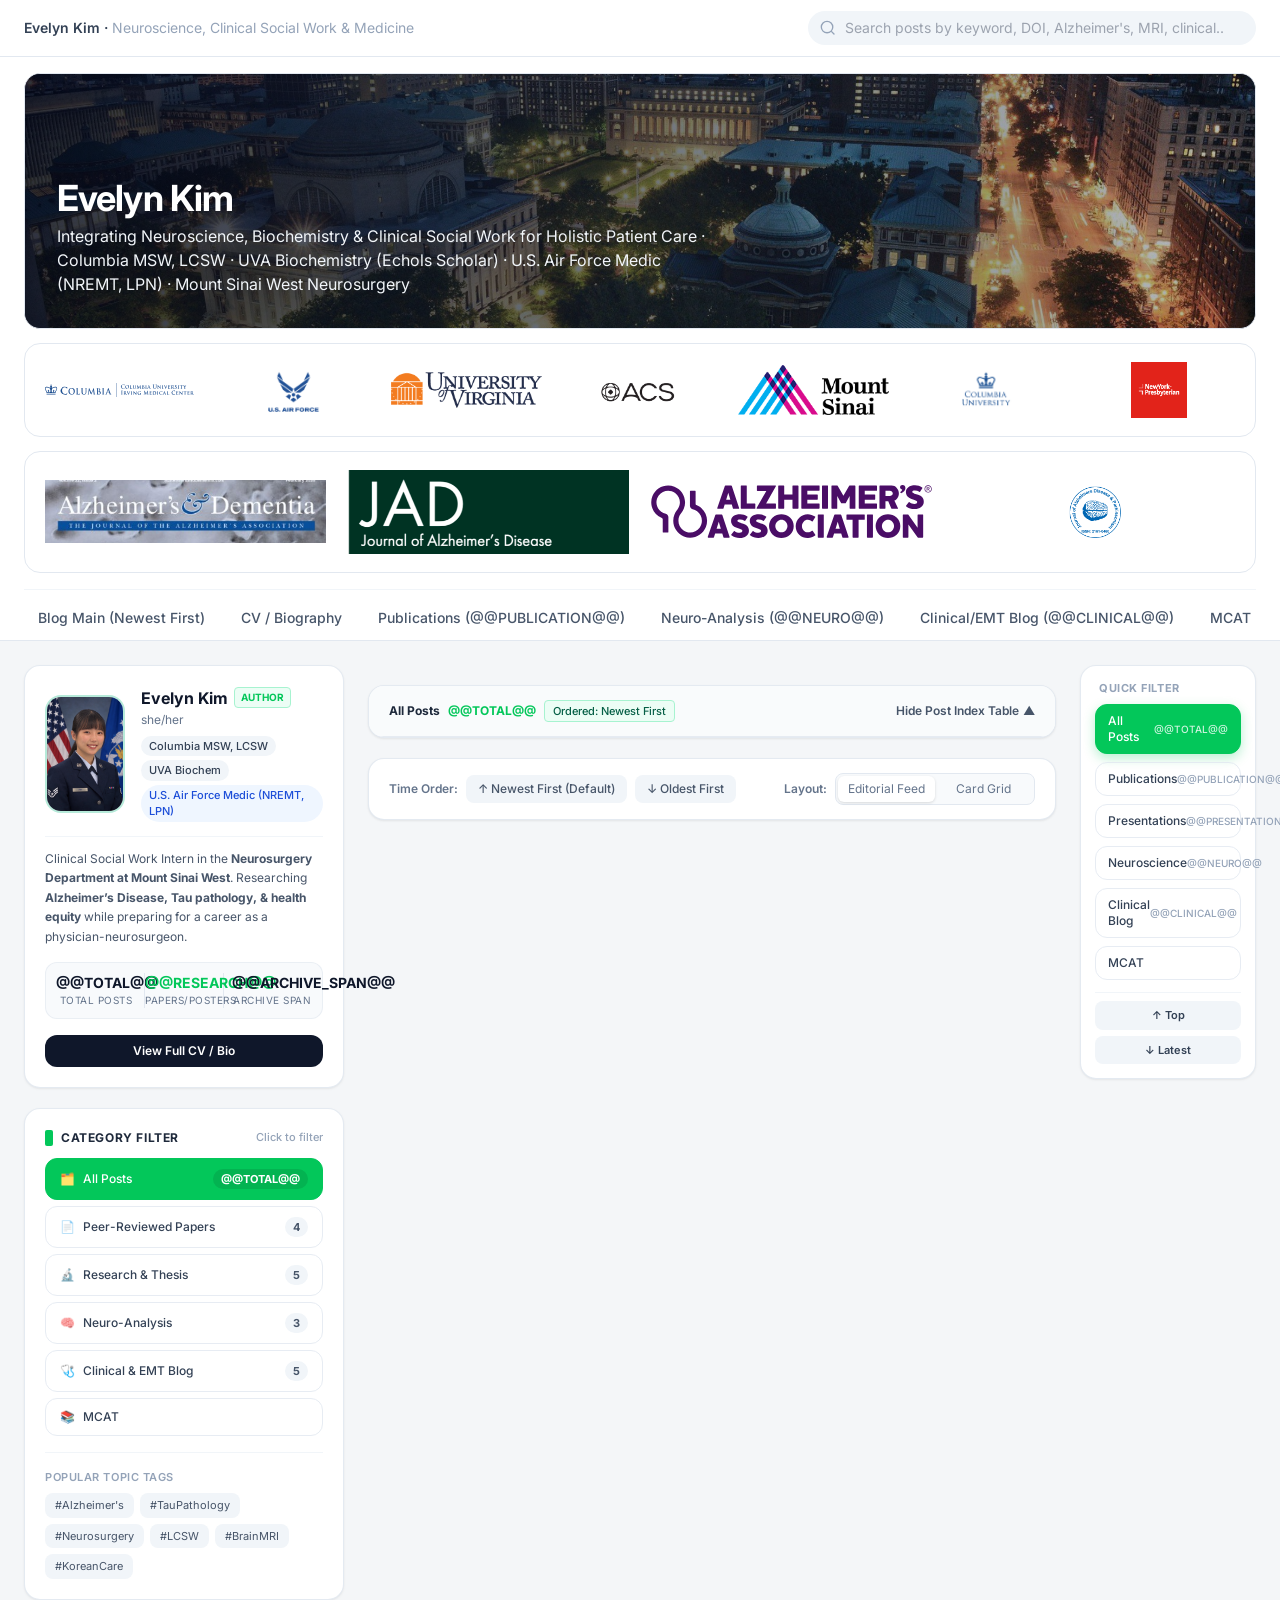
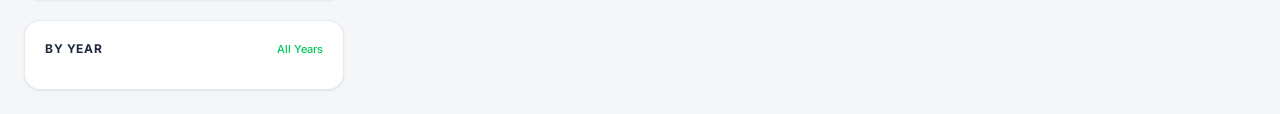
<file: templates/home.html>
<!DOCTYPE html>
<html lang="en" class="scroll-smooth">
<head>
  <meta charset="UTF-8" />
  <meta name="viewport" content="width=device-width, initial-scale=1.0" />
  <title>Evelyn Kim | Naver-Style Personal Blog & Neuroscience Portfolio</title>
  <script src="/assets/tailwind.js"></script>
  <link rel="preconnect" href="https://fonts.googleapis.com">
  <link rel="preconnect" href="https://fonts.gstatic.com" crossorigin>
  <link href="https://fonts.googleapis.com/css2?family=Inter:wght@300;400;500;600;700&family=Newsreader:ital,opsz,wght@0,6..72,400;0,6..72,500;0,6..72,600;1,6..72,400&family=Noto+Sans+KR:wght@400;500;700&display=swap" rel="stylesheet">
  <script>
    tailwind.config = {
      theme: {
        extend: {
          fontFamily: {
            sans: ['Inter', 'Noto Sans KR', 'sans-serif'],
            serif: ['Newsreader', 'Georgia', 'serif'],
          },
          colors: {
            naver: {
              green: '#03C75A',
              dark: '#029e47',
              light: '#E6F9EE',
              border: '#E5E8EB',
              bg: '#F5F6F8',
              ink: '#1E1E23',
              muted: '#666A73'
            },
            clinical: {
              navy: '#1B365D',
              slate: '#334155',
              warm: '#FAF9F5'
            }
          }
        }
      }
    }
  </script>
  <style>
    body {
      background-color: #F4F6F8;
      color: #1E1E23;
      font-family: 'Inter', 'Noto Sans KR', -apple-system, BlinkMacSystemFont, sans-serif;
      overflow-x: hidden;
    }
    .naver-shadow {
      box-shadow: 0 1px 3px rgba(0, 0, 0, 0.05), 0 1px 2px rgba(0, 0, 0, 0.03);
    }
    .naver-card-hover {
      transition: transform 0.18s ease, box-shadow 0.18s ease, border-color 0.18s ease;
    }
    .naver-card-hover:hover {
      transform: translateY(-2px);
      box-shadow: 0 10px 25px -5px rgba(0, 0, 0, 0.07), 0 4px 10px -3px rgba(0, 0, 0, 0.04);
      border-color: #CBD5E1;
    }
    .post-prose p {
      margin-bottom: 1.15rem;
      line-height: 1.85;
      color: #2C3038;
      font-size: 1.02rem;
    }
    .post-prose blockquote {
      border-left: 3px solid #03C75A;
      background-color: #F8FAFC;
      padding: 0.85rem 1.25rem;
      margin: 1.25rem 0;
      font-style: italic;
      color: #334155;
      border-radius: 0 0.5rem 0.5rem 0;
    }
    .active-cat-btn {
      background-color: #03C75A !important;
      color: #FFFFFF !important;
      border-color: #03C75A !important;
      font-weight: 600;
    }
    .active-rail-btn {
      background-color: #03C75A !important;
      color: #FFFFFF !important;
      border-color: #03C75A !important;
      box-shadow: 0 4px 12px rgba(3, 199, 90, 0.28);
    }
    /* Custom thin scrollbar */
    ::-webkit-scrollbar {
      width: 7px;
      height: 7px;
    }
    ::-webkit-scrollbar-track {
      background: #F1F5F9;
    }
    ::-webkit-scrollbar-thumb {
      background: #CBD5E1;
      border-radius: 4px;
    }
    ::-webkit-scrollbar-thumb:hover {
      background: #94A3B8;
    }

    #mainSectionNav{position:relative}
    .nav-tab-btn{border-color:transparent!important;color:#475569;font-weight:500}
    .nav-tab-btn.is-selected{color:#03b551!important;font-weight:700}
    #navSelectionIndicator{position:absolute;bottom:0;left:0;height:2px;background:#03c75a;transition:transform .25s ease,width .25s ease;pointer-events:none}
    .sort-order-btn{background:#f1f5f9;color:#475569;font-weight:500}
    .sort-order-btn[aria-pressed="true"]{background:#03c75a;color:white;font-weight:700}
    .layout-switch{position:relative;display:grid;grid-template-columns:1fr 1fr;border:1px solid #e2e8f0;border-radius:.5rem;background:#f8fafc;padding:2px}
    #layoutSelectionIndicator{position:absolute;left:2px;top:2px;bottom:2px;width:calc((100% - 4px)/2);border-radius:.375rem;background:white;box-shadow:0 1px 3px #0002;transition:transform .25s ease;pointer-events:none}
    .layout-choice{position:relative;z-index:1;padding:.25rem .625rem;font-size:.75rem;color:#64748b;font-weight:400;white-space:nowrap}
    .layout-choice[aria-pressed="true"]{font-weight:700;color:#0f172a}
    .logo-banner{margin-top:14px;border:1px solid #e2e8f0;border-radius:16px;background:white;padding:18px 20px;display:grid;grid-template-columns:repeat(7,minmax(0,1fr));gap:22px;align-items:center}
    .logo-banner.journals{grid-template-columns:repeat(4,minmax(0,1fr))}
    .logo-banner img{width:100%;height:56px;object-fit:contain}
    .journal-mark{position:relative;overflow:hidden;width:100%;height:auto}
    .logo-banner .journal-mark img{position:absolute;max-width:none;height:auto}
    .ad-mark{aspect-ratio:400/90}.ad-mark img{width:100%;top:-22.22%;left:0}
    .jad-mark{aspect-ratio:520/155}.logo-banner .jad-mark img{width:307.69%;left:-110.58%;top:-96.77%}
    @media(max-width:700px){.logo-banner{grid-template-columns:repeat(3,minmax(0,1fr));gap:20px}.logo-banner.journals{grid-template-columns:repeat(2,minmax(0,1fr))}.logo-banner img{height:46px}}
    @media(prefers-reduced-motion:reduce){#navSelectionIndicator,#layoutSelectionIndicator{transition:none}}
  </style>
</head>
<body class="min-h-screen flex flex-col selection:bg-emerald-100 selection:text-emerald-900">

  <!-- TOP NAVER BLOG UTILITY BAR -->
  <header class="sticky top-0 z-40 bg-white/95 backdrop-blur border-b border-slate-200">
    <div class="max-w-[1380px] mx-auto px-3 sm:px-6 h-14 flex items-center justify-between gap-3">
      <!-- Brand / Blog Identity -->
      <div class="flex items-center gap-2.5 min-w-0">
        <button id="headerBlogTitleBtn" type="button" class="text-xs sm:text-sm font-semibold text-slate-700 hover:text-[#03C75A] truncate transition">
          Evelyn Kim · <span class="text-slate-400 font-normal hidden md:inline">Neuroscience, Clinical Social Work &amp; Medicine</span>
        </button>
      </div>

      <!-- Center: Quick Search & Newest First Indicator -->
      <div class="flex-1 max-w-md hidden sm:flex items-center">
        <div class="relative w-full">
          <input
            id="topSearchInput"
            type="text"
            placeholder="Search posts by keyword, DOI, Alzheimer's, MRI, clinical..."
            class="w-full pl-9 pr-8 py-1.5 text-xs sm:text-sm bg-slate-100 hover:bg-slate-200/60 focus:bg-white rounded-full border border-transparent focus:border-[#03C75A] focus:outline-none transition"
          />
          <svg class="w-4 h-4 text-slate-400 absolute left-3 top-1/2 -translate-y-1/2" fill="none" stroke="currentColor" stroke-width="2" viewBox="0 0 24 24">
            <path stroke-linecap="round" stroke-linejoin="round" d="M21 21l-4.35-4.35m0 0A7.5 7.5 0 104.5 4.5a7.5 7.5 0 0012.15 12.15z"/>
          </svg>
          <button id="clearSearchBtn" type="button" class="hidden absolute right-2.5 top-1/2 -translate-y-1/2 text-slate-400 hover:text-slate-600 text-xs font-bold px-1">✕</button>
        </div>
      </div>

    </div>
  </header>

  <!-- NAVER BLOG HERO SKIN & NAVIGATION TABS -->
  <section class="bg-white border-b border-slate-200">
    <div class="max-w-[1380px] mx-auto px-3 sm:px-6 pt-4 pb-0">
      <!-- Banner Image Card -->
      <div class="relative rounded-2xl overflow-hidden border border-slate-200 bg-slate-900 h-44 sm:h-56 md:h-64">
        <img
          src="/photos/columbia-campus.jpg"
          alt="Evelyn Kim Blog Header Illustration"
          class="w-full h-full object-cover opacity-90 max-w-full"
        />
        <div class="absolute inset-0 bg-gradient-to-r from-slate-950/80 via-slate-900/55 to-slate-900/20"></div>

        <!-- Overlay Blog Header Content -->
        <div class="absolute inset-0 p-5 sm:p-8 flex flex-col justify-end text-white">
          <div class="max-w-3xl">
            <h1 class="text-2xl sm:text-3xl md:text-4xl font-bold tracking-tight text-white drop-shadow-sm">
              Evelyn Kim <span class="font-normal text-emerald-300 text-lg sm:text-xl ml-1"></span>
            </h1>
            <p class="mt-1.5 text-xs sm:text-sm md:text-base text-slate-100 max-w-2xl leading-relaxed">
              Integrating Neuroscience, Biochemistry &amp; Clinical Social Work for Holistic Patient Care · Columbia MSW, LCSW · UVA Biochemistry (Echols Scholar) · U.S. Air Force Medic (NREMT, LPN) · Mount Sinai West Neurosurgery
            </p>
          </div>
        </div>
      </div>

<section class="logo-banner" aria-label="Academic, military and clinical organizations"><img src="/assets/logos/cuimc.svg" alt="Columbia University Irving Medical Center" title="Columbia University Irving Medical Center"><img src="/assets/logos/usaf.png" alt="U.S. Air Force" title="U.S. Air Force"><img src="/assets/logos/uva.png" alt="University of Virginia" title="University of Virginia"><img src="/assets/logos/acs.webp" alt="American Chemical Society" title="American Chemical Society"><img src="/assets/logos/mount-sinai.png" alt="Mount Sinai" title="Mount Sinai"><img src="/assets/logos/columbia.png" alt="Columbia University" title="Columbia University"><img src="/assets/logos/nyp.png" alt="NewYork-Presbyterian" title="NewYork-Presbyterian"></section><section class="logo-banner journals" aria-label="Journals and research organizations">
<div class="journal-mark ad-mark" role="img" aria-label="Alzheimer’s &amp; Dementia"><img src="/assets/logos/alzheimers-dementia.jpg" alt="Alzheimer’s &amp; Dementia"></div>
<div class="journal-mark jad-mark" role="img" aria-label="Journal of Alzheimer’s Disease"><img src="/assets/logos/jad.png" alt="Journal of Alzheimer’s Disease"></div>
<img src="/assets/logos/alzheimers-association.svg" alt="Alzheimer’s Association">
<img src="/assets/logos/jad-parkinsonism.png" alt="Journal of Alzheimer’s Disease &amp; Parkinsonism">
</section>
      <!-- Naver Blog Classic Sub-Navigation Bar -->
      <div class="mt-4 flex flex-wrap items-center justify-between gap-3 border-t border-slate-100 pt-2">
        <nav class="flex items-center gap-1 sm:gap-2 overflow-x-auto no-scrollbar" id="mainSectionNav" aria-label="Main blog sections">
          <button id="tabMainBlog" type="button" class="nav-tab-btn px-3.5 py-2.5 text-xs sm:text-sm font-medium text-slate-600 border-b-2 border-transparent whitespace-nowrap transition">Blog Main (Newest First)
          </button>
          <button id="tabCvAbout" type="button" class="nav-tab-btn px-3.5 py-2.5 text-xs sm:text-sm font-medium text-slate-600 hover:text-slate-900 border-b-2 border-transparent whitespace-nowrap transition">CV / Biography
          </button>
          <button id="tabPublications" type="button" class="nav-tab-btn px-3.5 py-2.5 text-xs sm:text-sm font-medium text-slate-600 hover:text-slate-900 border-b-2 border-transparent whitespace-nowrap transition">Publications (@@PUBLICATION@@)
          </button>
          <button id="tabNeuroProjects" type="button" class="nav-tab-btn px-3.5 py-2.5 text-xs sm:text-sm font-medium text-slate-600 hover:text-slate-900 border-b-2 border-transparent whitespace-nowrap transition">Neuro-Analysis (@@NEURO@@)
          </button>
          <button id="tabClinicalBlog" type="button" class="nav-tab-btn px-3.5 py-2.5 text-xs sm:text-sm font-medium text-slate-600 hover:text-slate-900 border-b-2 border-transparent whitespace-nowrap transition">Clinical/EMT Blog (@@CLINICAL@@)
          </button>
          <button id="tabMcat" type="button" class="nav-tab-btn px-3.5 py-2.5 text-xs sm:text-sm font-medium text-slate-600 hover:text-slate-900 border-b-2 border-transparent whitespace-nowrap transition">MCAT</button>
          <span id="navSelectionIndicator" aria-hidden="true"></span>
        </nav>

        <!-- Mobile Search Bar -->
        <div class="w-full sm:hidden pb-2">
          <input
            id="mobileSearchInput"
            type="text"
            placeholder="Search posts, DOIs, keywords..."
            class="w-full px-3.5 py-2 text-xs bg-slate-100 rounded-lg border border-slate-200 focus:border-[#03C75A] focus:bg-white focus:outline-none"
          />
        </div>
      </div>
    </div>
  </section>

  <!-- MAIN NAVER BLOG 3-ZONE WORKSPACE (Left Sidebar + Main Feed + Right Quick FilterRail) -->
  <main class="flex-1 max-w-[1380px] w-full mx-auto px-3 sm:px-6 py-6">
    <div id="layoutContainer" class="flex flex-col lg:flex-row gap-6 items-start">

      <!-- PRIMARY SIDEBAR (Can be docked Left or Right via toggle; defaults to Left like Naver Blog) -->
      <aside id="primarySidebar" class="w-full lg:w-80 shrink-0 space-y-5 lg:sticky lg:top-20">

        <!-- Naver Profile Widget -->
        <div class="bg-white rounded-2xl border border-slate-200/90 p-5 naver-shadow">
          <div class="flex items-center gap-4">
            <img
              src="/photos/evelyn-sra-kim.jpeg"
              alt="Evelyn Kim Portrait"
              class="w-20 h-20 rounded-2xl object-cover border-2 border-emerald-500/30 shrink-0 max-w-full h-auto"
            />
            <div class="min-w-0">
              <div class="flex items-center gap-1.5">
                <h2 class="font-bold text-slate-900 text-base truncate">Evelyn Kim</h2>
                <span class="px-1.5 py-0.5 text-[10px] font-bold rounded bg-emerald-50 text-[#03C75A] border border-emerald-200">AUTHOR</span>
              </div>
              <p class="text-xs text-slate-500 mt-0.5">she/her</p>
              <div class="mt-2 flex flex-wrap gap-1">
                <span class="text-[11px] px-2 py-0.5 rounded-full bg-slate-100 text-slate-700 font-medium">Columbia MSW, LCSW</span>
                <span class="text-[11px] px-2 py-0.5 rounded-full bg-slate-100 text-slate-700 font-medium">UVA Biochem</span>
                <span class="text-[11px] px-2 py-0.5 rounded-full bg-blue-50 text-blue-700 font-medium">U.S. Air Force Medic (NREMT, LPN)</span>
              </div>
            </div>
          </div>

          <p class="mt-3.5 text-xs text-slate-600 leading-relaxed border-t border-slate-100 pt-3">
            Clinical Social Work Intern in the <strong>Neurosurgery Department at Mount Sinai West</strong>. Researching <strong>Alzheimer’s Disease, Tau pathology, &amp; health equity</strong> while preparing for a career as a physician-neurosurgeon.
          </p>

          <!-- Profile Stats Grid -->
          <div class="mt-4 grid grid-cols-3 gap-2 bg-slate-50 rounded-xl p-2.5 border border-slate-200/60 text-center">
            <div>
              <div class="text-sm font-bold text-slate-900">@@TOTAL@@</div>
              <div class="text-[10px] text-slate-500 uppercase tracking-wider">Total Posts</div>
            </div>
            <div class="border-x border-slate-200">
              <div class="text-sm font-bold text-[#03C75A]">@@RESEARCH@@</div>
              <div class="text-[10px] text-slate-500 uppercase tracking-wider">Papers/Posters</div>
            </div>
            <div>
              <div class="text-sm font-bold text-slate-900">@@ARCHIVE_SPAN@@</div>
              <div class="text-[10px] text-slate-500 uppercase tracking-wider">Archive Span</div>
            </div>
          </div>

          <div class="mt-4 flex gap-2">
            <button id="sidebarOpenCvBtn" type="button" class="flex-1 py-2 px-3 rounded-xl text-xs font-semibold bg-slate-900 hover:bg-slate-800 text-white transition text-center">
              View Full CV / Bio
            </button>
          </div>
        </div>

        <!-- NAVER BLOG CATEGORY FILTER BOX (Left/Right Dockable) -->
        <div class="bg-white rounded-2xl border border-slate-200/90 p-5 naver-shadow">
          <div class="flex items-center justify-between mb-3">
            <div class="flex items-center gap-2">
              <span class="w-2 h-4 rounded-sm bg-[#03C75A]"></span>
              <h3 class="text-xs font-bold uppercase tracking-wider text-slate-800">Category Filter</h3>
            </div>
            <span class="text-[11px] text-slate-400 font-medium">Click to filter</span>
          </div>

          <div class="space-y-1.5" id="sidebarCategoryList">
            <button type="button" data-cat="all" class="cat-filter-btn active-cat-btn w-full flex items-center justify-between px-3.5 py-2.5 rounded-xl text-xs font-medium border border-slate-200/80 text-slate-700 hover:bg-slate-50 transition">
              <span class="flex items-center gap-2">
                <span>🗂️</span>
                <span>All Posts </span>
              </span>
              <span class="px-2 py-0.5 rounded-full text-[11px] bg-black/10 font-bold">@@TOTAL@@</span>
            </button>

            <button type="button" data-cat="Publication" class="cat-filter-btn w-full flex items-center justify-between px-3.5 py-2.5 rounded-xl text-xs font-medium border border-slate-200/80 text-slate-700 hover:bg-slate-50 transition">
              <span class="flex items-center gap-2">
                <span>📄</span>
                <span>Peer-Reviewed Papers </span>
              </span>
              <span class="px-2 py-0.5 rounded-full text-[11px] bg-slate-100 text-slate-600 font-bold">4</span>
            </button>

            <button type="button" data-cat="Presentation" class="cat-filter-btn w-full flex items-center justify-between px-3.5 py-2.5 rounded-xl text-xs font-medium border border-slate-200/80 text-slate-700 hover:bg-slate-50 transition">
              <span class="flex items-center gap-2">
                <span>🔬</span>
                <span>Research &amp; Thesis </span>
              </span>
              <span class="px-2 py-0.5 rounded-full text-[11px] bg-slate-100 text-slate-600 font-bold">5</span>
            </button>

            <button type="button" data-cat="Neuroscience" class="cat-filter-btn w-full flex items-center justify-between px-3.5 py-2.5 rounded-xl text-xs font-medium border border-slate-200/80 text-slate-700 hover:bg-slate-50 transition">
              <span class="flex items-center gap-2">
                <span>🧠</span>
                <span>Neuro-Analysis </span>
              </span>
              <span class="px-2 py-0.5 rounded-full text-[11px] bg-slate-100 text-slate-600 font-bold">3</span>
            </button>

            <button type="button" data-cat="Clinical Blog" class="cat-filter-btn w-full flex items-center justify-between px-3.5 py-2.5 rounded-xl text-xs font-medium border border-slate-200/80 text-slate-700 hover:bg-slate-50 transition">
              <span class="flex items-center gap-2">
                <span>🩺</span>
                <span>Clinical &amp; EMT Blog </span>
              </span>
              <span class="px-2 py-0.5 rounded-full text-[11px] bg-slate-100 text-slate-600 font-bold">5</span>
            </button>

            <button type="button" data-mcat="true" class="cat-filter-btn w-full flex items-center justify-between px-3.5 py-2.5 rounded-xl text-xs font-medium border border-slate-200/80 text-slate-700 hover:bg-slate-50 transition">
              <span class="flex items-center gap-2">
                <span>📚</span>
                <span>MCAT </span>
              </span>
              
            </button>
          </div>

          <!-- Tag Cloud Filter -->
          <div class="mt-4 pt-4 border-t border-slate-100">
            <div class="text-[11px] font-semibold text-slate-400 uppercase tracking-wider mb-2">Popular Topic Tags</div>
            <div class="flex flex-wrap gap-1.5" id="sidebarTagCloud">
              <button type="button" data-tag="Alzheimer's Disease" class="tag-pill-btn text-[11px] px-2.5 py-1 rounded-lg bg-slate-100 hover:bg-emerald-50 hover:text-[#03C75A] text-slate-600 transition">#Alzheimer's</button>
              <button type="button" data-tag="Tau Pathology" class="tag-pill-btn text-[11px] px-2.5 py-1 rounded-lg bg-slate-100 hover:bg-emerald-50 hover:text-[#03C75A] text-slate-600 transition">#TauPathology</button>
              <button type="button" data-tag="Neurosurgery" class="tag-pill-btn text-[11px] px-2.5 py-1 rounded-lg bg-slate-100 hover:bg-emerald-50 hover:text-[#03C75A] text-slate-600 transition">#Neurosurgery</button>
              <button type="button" data-tag="LCSW" class="tag-pill-btn text-[11px] px-2.5 py-1 rounded-lg bg-slate-100 hover:bg-emerald-50 hover:text-[#03C75A] text-slate-600 transition">#LCSW</button>
              <button type="button" data-tag="Machine Learning" class="tag-pill-btn text-[11px] px-2.5 py-1 rounded-lg bg-slate-100 hover:bg-emerald-50 hover:text-[#03C75A] text-slate-600 transition">#BrainMRI</button>
              <button type="button" data-tag="Cultural Humility" class="tag-pill-btn text-[11px] px-2.5 py-1 rounded-lg bg-slate-100 hover:bg-emerald-50 hover:text-[#03C75A] text-slate-600 transition">#KoreanCare</button>
            </div>
          </div>
        </div>

        <!-- Newest First Timeline Mini-Navigator -->
        <div class="bg-white rounded-2xl border border-slate-200/90 p-5 naver-shadow">
          <div class="flex items-center justify-between mb-3">
            <h3 class="text-xs font-bold uppercase tracking-wider text-slate-800">By Year</h3>
            <button id="resetYearBtn" type="button" class="text-[11px] text-[#03C75A] hover:underline font-medium">All Years</button>
          </div>
          <div class="grid grid-cols-3 gap-1.5" id="yearFilterGrid"><!-- YEAR_FILTERS --></div>
        </div>
      </aside>

      <!-- CENTER MAIN BLOG STREAM (NAVER BLOG POST LIST + CHRONOLOGICAL FEED) -->
      <div id="mainContentColumn" class="flex-1 min-w-0 w-full space-y-5">

        <!-- CV / BIO FULL PROFILE SECTION (Hidden by default when on Blog Main, or toggled via tab) -->
        <section id="mcatProfileSection" class="hidden bg-white rounded-2xl border border-slate-200/90 p-6 sm:p-8 naver-shadow post-prose"><!-- MCAT_CONTENT --></section>
        <section id="cvProfileSection" class="hidden bg-white rounded-2xl border border-slate-200/90 p-6 sm:p-8 naver-shadow space-y-6"><!-- BIOGRAPHY --></section>

        <!-- NAVER BLOG COLLAPSIBLE DIRECTORY TABLE ( / ) -->
        <section class="bg-white rounded-2xl border border-slate-200/90 overflow-hidden naver-shadow">
          <div class="px-5 py-3.5 bg-slate-50/80 border-b border-slate-200/80 flex flex-wrap items-center justify-between gap-2">
            <div class="flex items-center gap-2">
              <span class="text-xs font-bold text-slate-800" id="directoryHeaderLabel">All Posts</span>
              <span class="text-xs text-[#03C75A] font-bold" id="directoryCountLabel">@@TOTAL@@ </span>
              <span class="text-[11px] px-2 py-0.5 rounded bg-emerald-50 text-emerald-800 border border-emerald-200 font-medium" id="sortBadgeIndicator">
                Ordered: Newest First 
              </span>
            </div>
            <button id="toggleDirectoryBtn" type="button" aria-expanded="true" class="text-xs font-semibold text-slate-600 hover:text-[#03C75A] flex items-center gap-1 transition">
              <span id="toggleDirectoryText">Hide Post Index Table </span>
              <span id="toggleDirectoryArrow">▲</span>
            </button>
          </div>

          <div id="directoryTableContainer" class="divide-y divide-slate-100 max-h-64 overflow-y-auto"><!-- POST_DIRECTORY --></div>
        </section>

        <!-- FEED TOOLBAR: SORT ORDER (OLDEST FIRST DEFAULT) & VIEW MODE SWITCHER -->
        <section class="bg-white rounded-2xl border border-slate-200/90 px-5 py-3.5 naver-shadow flex flex-wrap items-center justify-between gap-3">
          <div class="flex items-center gap-2 flex-wrap">
            <span class="text-xs font-semibold text-slate-500">Time Order:</span>
            <button id="sortNewestBtn" type="button" class="sort-order-btn px-3 py-1.5 rounded-lg text-xs transition">↑ Newest First (Default)</button>
            <button id="sortOldestBtn" type="button" class="sort-order-btn px-3 py-1.5 rounded-lg text-xs transition">↓ Oldest First</button>
          </div>

          <div class="flex items-center gap-2">
            <span class="text-xs font-semibold text-slate-500 hidden sm:inline">Layout:</span>
            <div class="layout-switch" role="group" aria-label="Post layout"><span id="layoutSelectionIndicator" aria-hidden="true"></span>
              <button id="viewFeedBtn" type="button" class="layout-choice">
                 Editorial Feed
              </button>
              <button id="viewGridBtn" type="button" class="layout-choice">
                 Card Grid
              </button>
            </div>
          </div>
        </section>

        <!-- ACTIVE FILTER STATUS BANNER (Appears when filtered by category, year, tag, or search) -->
        <div id="activeFilterBanner" class="hidden bg-emerald-50/90 border border-emerald-200 rounded-xl px-4 py-2.5 flex items-center justify-between gap-3">
          <div class="text-xs text-emerald-950 font-medium flex items-center gap-2">
            <span class="w-2 h-2 rounded-full bg-[#03C75A]"></span>
            <span id="activeFilterText">Showing filtered posts</span>
          </div>
          <button id="resetAllFiltersBtn" type="button" class="text-xs font-bold text-[#03C75A] hover:underline">
            Reset Filter  ✕
          </button>
        </div>

        <!-- MAIN CHRONOLOGICAL BLOG POSTS CONTAINER -->
        <div id="postsContainer" class="space-y-6"><!-- POST_FEED --></div>

      </div>

      <!-- RIGHT-SIDE FLOATING QUICK FILTER RAIL (Ensures one-click category filter buttons are always present on BOTH left and right sides!) -->
      <aside id="rightQuickRail" class="hidden xl:flex flex-col gap-2 w-44 shrink-0 sticky top-20 bg-white rounded-2xl border border-slate-200/90 p-3.5 naver-shadow">
        <div class="text-[11px] font-bold uppercase tracking-wider text-slate-400 px-1">Quick Filter</div>
        <button type="button" data-cat="all" class="rail-filter-btn active-rail-btn text-left px-3 py-2 rounded-xl text-xs font-medium border border-slate-200/80 transition flex items-center justify-between">
          <span>All Posts</span>
          <span class="text-[10px] opacity-80">@@TOTAL@@</span>
        </button>
        <button type="button" data-cat="Publication" class="rail-filter-btn text-left px-3 py-2 rounded-xl text-xs font-medium text-slate-700 hover:bg-slate-50 border border-slate-200/80 transition flex items-center justify-between">
          <span>Publications</span>
          <span class="text-[10px] text-slate-400">@@PUBLICATION@@</span>
        </button>
        <button type="button" data-cat="Presentation" class="rail-filter-btn text-left px-3 py-2 rounded-xl text-xs font-medium text-slate-700 hover:bg-slate-50 border border-slate-200/80 transition flex items-center justify-between">
          <span>Presentations</span>
          <span class="text-[10px] text-slate-400">@@PRESENTATION@@</span>
        </button>
        <button type="button" data-cat="Neuroscience" class="rail-filter-btn text-left px-3 py-2 rounded-xl text-xs font-medium text-slate-700 hover:bg-slate-50 border border-slate-200/80 transition flex items-center justify-between">
          <span>Neuroscience</span>
          <span class="text-[10px] text-slate-400">@@NEURO@@</span>
        </button>
        <button type="button" data-cat="Clinical Blog" class="rail-filter-btn text-left px-3 py-2 rounded-xl text-xs font-medium text-slate-700 hover:bg-slate-50 border border-slate-200/80 transition flex items-center justify-between">
          <span>Clinical Blog</span>
          <span class="text-[10px] text-slate-400">@@CLINICAL@@</span>
        </button>
        <button type="button" data-mcat="true" class="rail-filter-btn text-left px-3 py-2 rounded-xl text-xs font-medium text-slate-700 hover:bg-slate-50 border border-slate-200/80 transition flex items-center justify-between">
          <span>MCAT</span>
          
        </button>
        <div class="pt-2 border-t border-slate-100 mt-1 flex flex-col gap-1.5">
          <button id="scrollTopRailBtn" type="button" class="w-full py-1.5 rounded-lg text-[11px] font-semibold bg-slate-100 hover:bg-slate-200 text-slate-700 transition">
            ↑ Top 
          </button>
          <button id="scrollBottomRailBtn" type="button" class="w-full py-1.5 rounded-lg text-[11px] font-semibold bg-slate-100 hover:bg-slate-200 text-slate-700 transition">
            ↓ Latest 
          </button>
        </div>
      </aside>

    </div>
  </main>

  <!-- FULL POST READER MODAL (NAVER BLOG SMART EDITOR 3.0 ARTICLE VIEW) -->
  <div id="postReaderModal" class="fixed inset-0 z-50 hidden bg-slate-950/60 backdrop-blur-sm flex items-center justify-center p-3 sm:p-6">
    <div class="bg-white rounded-2xl max-w-4xl w-full max-h-[90vh] flex flex-col shadow-2xl border border-slate-200 overflow-hidden">
      <!-- Modal Top Bar -->
      <div class="px-5 py-3.5 bg-slate-50 border-b border-slate-200 flex items-center justify-between gap-3">
        <div class="flex items-center gap-2 min-w-0">
          
          <span id="modalCategoryBadge" class="text-xs font-bold text-[#03C75A] uppercase tracking-wider truncate">Category</span>
          <span class="text-slate-300"></span>
          <span id="modalDateBadge" class="text-xs text-slate-500 font-medium">Date</span>
        </div>
        <button id="closeModalBtn" type="button" class="px-3 py-1 rounded-lg text-xs font-bold bg-slate-200/80 hover:bg-slate-300 text-slate-800 transition">
          Close  ✕
        </button>
      </div>

      <!-- Modal Scrollable Article Body -->
      <div id="modalArticleBody" class="p-6 sm:p-10 overflow-y-auto space-y-6 post-prose">
        <!-- Populated dynamically -->
      </div>

      <!-- Modal Footer: Prev / Next Post in Newest First Order -->
      <div class="px-6 py-3.5 bg-slate-50 border-t border-slate-200 flex items-center justify-between gap-3">
        <button id="modalPrevBtn" type="button" class="px-3.5 py-2 rounded-xl text-xs font-semibold bg-white border border-slate-200 hover:border-[#03C75A] text-slate-700 transition disabled:opacity-40">
          ← Previous post
        </button>
        <div class="flex items-center gap-2">
          
          
        </div>
        <button id="modalNextBtn" type="button" class="px-3.5 py-2 rounded-xl text-xs font-semibold bg-white border border-slate-200 hover:border-[#03C75A] text-slate-700 transition disabled:opacity-40">
          Next post →
        </button>
      </div>
    </div>
  </div>

  <!-- TOAST NOTIFICATION -->
  <div id="toastBanner" class="fixed bottom-5 right-5 z-50 hidden bg-slate-900 text-white text-xs font-medium px-4 py-3 rounded-xl shadow-lg border border-slate-700 flex items-center gap-2">
    <span class="w-2 h-2 rounded-full bg-[#03C75A]"></span>
    <span id="toastMessage">Action completed</span>
  </div>

  <!-- FOOTER -->
  <!-- SITE_FOOTER -->

  <script>const BLOG_POSTS = /* BLOG_DATA */;</script>
  <script src="/assets/blog.js?v=20261029-controls-final" defer></script>
</body></html>
</file>
<file: assets/mcat.css>
.mcat-dashboard{font-family:Arial,sans-serif;color:#162b25;max-width:1100px;margin:auto}.mcat-dashboard h1{font-size:clamp(1.7rem,4vw,2.5rem);font-weight:750;line-height:1.15;margin:8px 0 12px}.mcat-dashboard h2{font-size:1.1rem;font-weight:700;margin:0 0 8px}.mcat-dashboard p{margin:0}.mcat-heading{display:flex;align-items:center;justify-content:space-between;gap:24px;margin-bottom:24px}.mcat-eyebrow{font-size:10px;letter-spacing:2px;font-weight:700;color:#168552}.mcat-muted{font-size:13px;color:#687b73;line-height:1.7}.mcat-countdown{flex-shrink:0;text-align:center;background:#123f30;color:white;border-radius:20px;padding:20px 24px;min-width:160px;box-shadow:0 8px 24px #163f3010}.mcat-countdown strong{font-size:44px;line-height:1;display:block}.mcat-countdown span{display:block;font-size:10px;letter-spacing:2px;margin:8px 0}.mcat-countdown small{color:#bbe5cf;font-size:11px}.mcat-unlock{border:1px solid #cce9d9;background:#f3fbf6;border-radius:16px;padding:24px;display:grid;gap:20px;grid-template-columns:1fr 1fr;align-items:center}.mcat-dashboard label{font-size:12px;font-weight:600;display:flex;flex-direction:column;gap:8px}.mcat-dashboard input{border:1px solid #d6e2dc;border-radius:9px;background:white;padding:11px 12px;color:#233e32;min-width:0;font-size:14px;width:100%}.mcat-dashboard input:focus{outline:2px solid #03c75a;outline-offset:2px}.mcat-inline{display:flex;gap:8px}.mcat-dashboard button{cursor:pointer}.mcat-primary{border:0;background:#087e45;color:white;padding:11px 18px;border-radius:9px;font-size:13px;font-weight:700;white-space:nowrap}.mcat-primary:hover{background:#065e34}.mcat-dashboard button:disabled{opacity:.5;cursor:wait}.mcat-status{font-size:13px;min-height:24px;padding:12px 0;color:#086a3d}.mcat-status.error{color:#b42318}.mcat-private-toolbar{display:flex;justify-content:space-between;align-items:center;font-size:11px;color:#687b73;margin:0 0 16px;gap:10px}.mcat-text-button{color:#087e45;font-weight:600;font-size:12px;background:none;border:0;padding:4px 8px;text-decoration:underline}.mcat-stat-grid{display:grid;grid-template-columns:repeat(3,1fr);gap:12px}.mcat-stat-grid section{padding:20px;border:1px solid #e0e9e4;border-radius:14px;background:white}.mcat-stat-grid p{font-size:10px;letter-spacing:1.4px;font-weight:700;color:#698176}.mcat-stat-grid h2{font-size:30px;margin:10px 0}.mcat-stat-grid span,.mcat-stat-grid small{display:block;font-size:12px;color:#537062}.mcat-stat-grid small{font-size:10px;margin-top:8px;color:#88968e}.mcat-method{font-size:10px;color:#84928a;margin:10px 0 22px!important}.mcat-duel{background:#edf8f1;border:1px solid #c7e5d2;border-radius:16px;padding:24px;margin-bottom:20px}.mcat-duel-heading{display:flex;justify-content:space-between;gap:18px}.mcat-duel h2{font-size:22px;margin-top:8px}.mcat-duel p:not(.mcat-eyebrow){font-size:13px;color:#537062;line-height:1.6}.mcat-records{display:flex;flex-direction:column;gap:10px;font-size:11px;text-align:right;white-space:nowrap}.mcat-records strong{font-size:16px;color:#176b3e}.mcat-comparison{display:grid;grid-template-columns:1fr 1fr;gap:22px;margin-top:22px}.mcat-comparison span{display:flex;justify-content:space-between;font-size:12px;margin-bottom:9px}.mcat-track{height:10px;background:#dce9e1;border-radius:10px;overflow:hidden}.mcat-track i{display:block;height:100%;width:0;background:#159653;border-radius:10px;transition:width .3s}.mcat-track #mcatYesterdayBar{background:#98b5a4}.mcat-next-goal{margin-top:18px!important;font-weight:600}.mcat-form-card,.mcat-chart-card,.mcat-history{border:1px solid #dfe8e2;border-radius:16px;padding:22px;background:white;margin-bottom:20px}.mcat-fields{display:grid;grid-template-columns:1.2fr .65fr .65fr 1.8fr;gap:12px;margin-top:18px}.mcat-form-bottom{display:flex;align-items:center;justify-content:space-between;gap:14px;margin-top:16px}.mcat-form-bottom span{font-size:11px;color:#7a8b80}.mcat-section-heading{display:flex;justify-content:space-between;gap:12px;align-items:center}.mcat-section-heading span{font-size:11px;color:#7a8b80}.mcat-chart{display:grid;grid-template-columns:repeat(14,minmax(0,1fr));gap:8px;height:180px;margin-top:20px;align-items:end}.mcat-chart-column{display:flex;flex-direction:column;height:100%;justify-content:flex-end;align-items:center;gap:6px}.mcat-chart-bar{background:#a2d4b6;border-radius:5px 5px 0 0;width:80%;min-height:3px}.mcat-chart-column:last-child .mcat-chart-bar{background:#13834a}.mcat-chart-column small{font-size:9px;color:#788b7e;white-space:nowrap}.mcat-chart-column span{font-size:9px;color:#427256}.mcat-entry{display:flex;gap:14px;justify-content:space-between;align-items:center;border-top:1px solid #edf1ee;padding:14px 0;font-size:13px}.mcat-entry small{display:block;font-size:11px;color:#839187;margin-top:5px}.mcat-entry-actions{display:flex;gap:10px;align-items:center;white-space:nowrap}.mcat-empty{color:#75857c;font-size:13px;padding:22px 0}.mcat-dashboard [hidden]{display:none!important}#mcatProfileSection{scroll-margin-top:80px}@media(max-width:650px){.mcat-heading{align-items:flex-start}.mcat-countdown{min-width:115px;padding:17px 12px}.mcat-countdown strong{font-size:36px}.mcat-unlock{grid-template-columns:1fr}.mcat-stat-grid{gap:7px}.mcat-stat-grid section{padding:14px 10px}.mcat-stat-grid h2{font-size:23px}.mcat-fields{grid-template-columns:1fr 1fr}.mcat-fields label:last-child{grid-column:1/-1}.mcat-duel-heading{flex-direction:column}.mcat-records{flex-direction:row;text-align:left}.mcat-chart{gap:4px}.mcat-chart-column small{font-size:8px}.mcat-private-toolbar{align-items:flex-start;flex-direction:column}.mcat-heading .mcat-muted{font-size:11px}.mcat-form-bottom{align-items:flex-start;flex-direction:column}}
</file>
